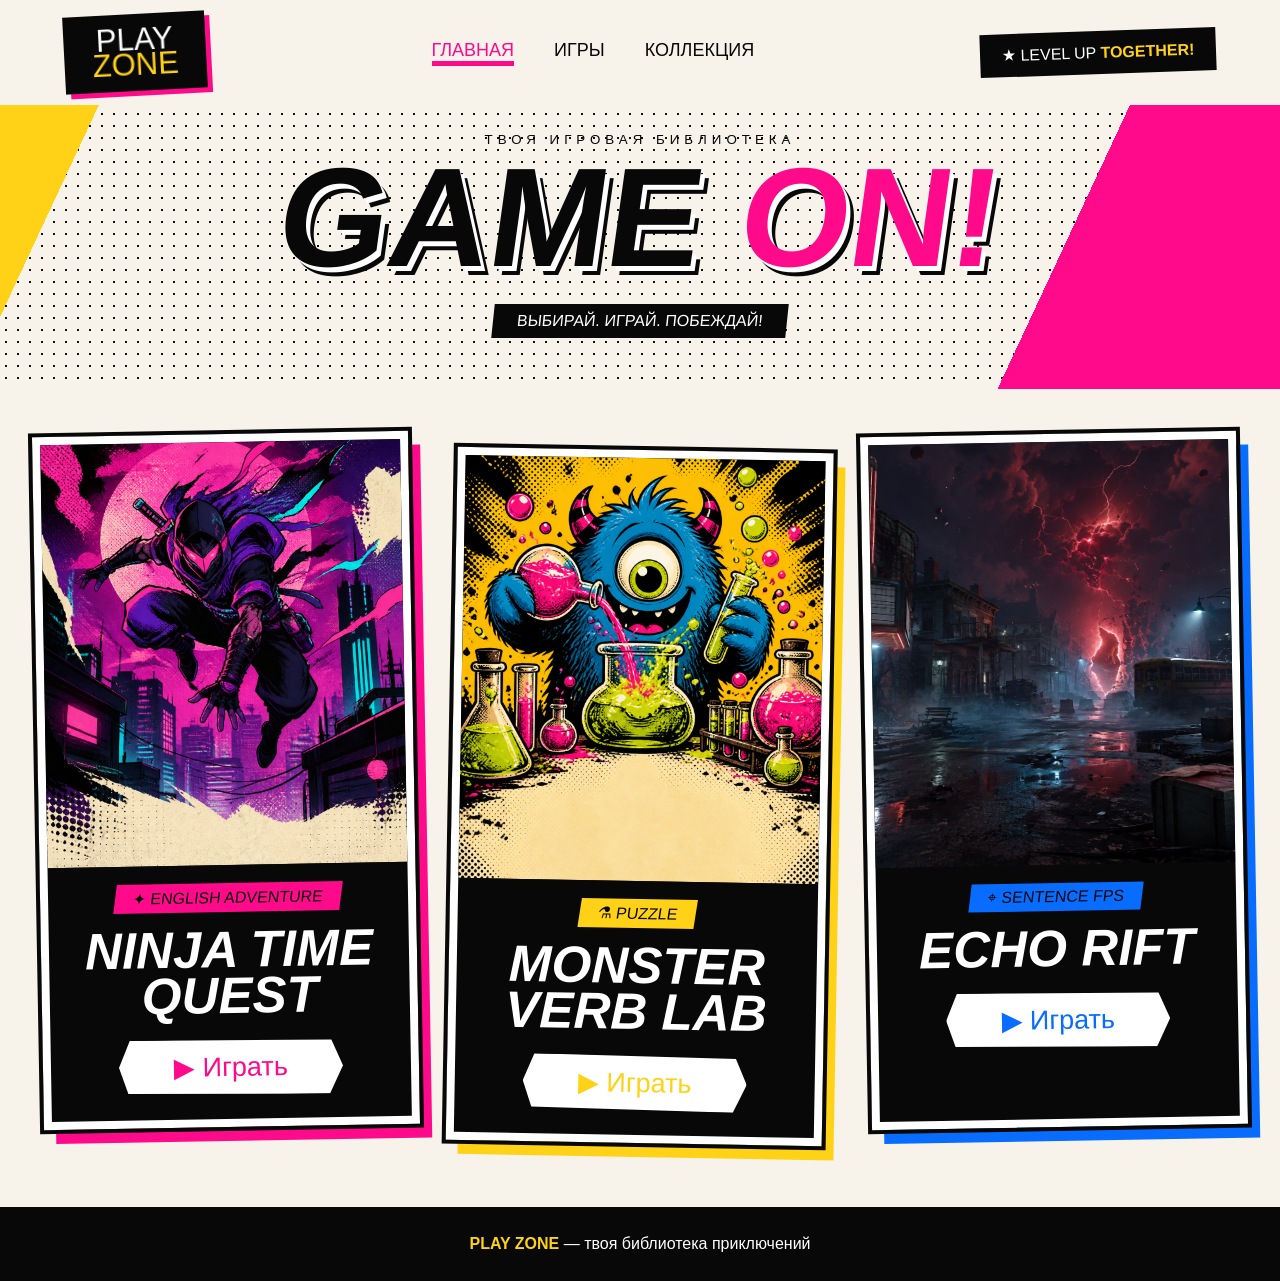
<file: index.html>
<!doctype html>
<html lang="ru">
  <head>
    <meta charset="utf-8" />
    <meta name="viewport" content="width=device-width,initial-scale=1" />
    <title>Play Zone — игровая библиотека</title>
    <style>
      :root {
        --ink: #080808;
        --paper: #f7f3ea;
        --pink: #ff0a8a;
        --yellow: #ffd218;
        --blue: #086cff;
      }
      * {
        box-sizing: border-box;
      }
      html {
        scroll-behavior: smooth;
      }
      body {
        margin: 0;
        background: var(--paper);
        color: var(--ink);
        font-family: Impact, "Arial Narrow", Arial, sans-serif;
        background-image: radial-gradient(#111 1px, transparent 1px);
        background-size: 12px 12px;
      }
      button {
        font: inherit;
        cursor: pointer;
      }
      .top {
        height: 105px;
        padding: 0 5vw;
        background: #f7f3ea;
        display: flex;
        align-items: center;
        justify-content: space-between;
      }
      .logo {
        background: #080808;
        color: #fff;
        padding: 13px 28px;
        transform: rotate(-3deg);
        font-size: 31px;
        line-height: 0.82;
        text-align: center;
        filter: drop-shadow(5px 5px 0 #ff0a8a);
      }
      .logo span {
        display: block;
        color: var(--yellow);
      }
      nav {
        display: flex;
        gap: 40px;
        text-transform: uppercase;
      }
      nav a {
        color: #080808;
        text-decoration: none;
        font-size: 18px;
      }
      nav a:first-child {
        color: var(--pink);
        border-bottom: 5px solid;
      }
      .badge {
        background: #080808;
        color: white;
        padding: 12px 22px;
        transform: rotate(-2deg);
      }
      .badge b {
        color: var(--yellow);
      }
      .hero {
        text-align: center;
        padding: 25px 15px 35px;
        overflow: hidden;
        background: linear-gradient(
          115deg,
          var(--yellow) 0 7%,
          transparent 7% 80%,
          var(--pink) 80%
        );
      }
      .hero small {
        letter-spacing: 5px;
      }
      .hero h1 {
        font-size: clamp(80px, 11vw, 155px);
        line-height: 0.85;
        margin: 10px 0;
        transform: skew(-8deg);
        text-shadow:
          5px 5px #fff,
          9px 9px #080808;
      }
      .hero h1 span {
        color: var(--pink);
      }
      .hero p {
        display: inline-block;
        background: #080808;
        color: #fff;
        padding: 8px 24px;
        transform: skew(-6deg);
        text-transform: uppercase;
      }
      .cards {
        max-width: 1350px;
        margin: auto;
        background: var(--paper);
        display: grid;
        grid-template-columns: repeat(3, 1fr);
        gap: 38px;
        padding: 45px 38px 80px;
      }
      .card {
        --accent: #ff0a8a;
        background: #080808;
        border: 8px solid white;
        outline: 4px solid #080808;
        box-shadow: 12px 14px var(--accent);
        transform: rotate(-1deg);
        transition: 0.2s;
      }
      .card:nth-child(2) {
        --accent: #ffd218;
        transform: rotate(1deg) translateY(16px);
      }
      .card:nth-child(3) {
        --accent: #086cff;
      }
      .card:hover {
        transform: translateY(-8px);
        box-shadow: 16px 20px var(--accent);
      }
      .cover {
        display: block;
        border: 0;
        padding: 0;
        width: 100%;
        aspect-ratio: 4/4.7;
        overflow: hidden;
        background: #ddd;
      }
      .cover img {
        width: 100%;
        height: 100%;
        object-fit: cover;
        display: block;
        transition: 0.3s;
      }
      .card:hover img {
        transform: scale(1.04);
      }
      .copy {
        text-align: center;
        padding: 18px 20px 24px;
        color: white;
      }
      .genre {
        display: inline-block;
        margin: 0;
        background: var(--accent);
        color: #080808;
        padding: 5px 18px;
        text-transform: uppercase;
        transform: skew(-8deg);
      }
      h2 {
        font-size: clamp(36px, 4vw, 58px);
        font-style: italic;
        text-transform: uppercase;
        line-height: 0.9;
        margin: 15px 0 20px;
      }
      .play {
        border: 0;
        background: white;
        color: var(--accent);
        font-size: 27px;
        padding: 12px 38px;
        min-width: 70%;
        clip-path: polygon(5% 0, 95% 4%, 100% 50%, 94% 100%, 4% 95%, 0 48%);
      }
      .play:hover {
        background: var(--accent);
        color: #080808;
      }
      .modal {
        position: fixed;
        z-index: 10;
        inset: 0;
        background: #090909;
        display: none;
        flex-direction: column;
      }
      .modal.open {
        display: flex;
      }
      .bar {
        height: 70px;
        background: var(--paper);
        border-bottom: 7px solid var(--pink);
        display: flex;
        align-items: center;
        justify-content: space-between;
        padding: 0 25px;
        font-size: 28px;
        text-transform: uppercase;
      }
      .bar button {
        width: 45px;
        height: 45px;
        border: 0;
        background: #080808;
        color: white;
        font-size: 34px;
      }
      .game {
        position: relative;
        flex: 1;
        overflow: hidden;
        color: white;
        display: none;
        align-items: center;
        justify-content: center;
        flex-direction: column;
      }
      .game.on {
        display: flex;
      }
      .hud {
        position: absolute;
        top: 25px;
        left: 30px;
        font-size: 24px;
      }
      .hud b {
        color: var(--yellow);
        font-size: 35px;
      }
      .ninja {
        background: linear-gradient(#371052 0 55%, #090412 55%);
      }
      .road {
        position: absolute;
        left: 10%;
        right: 10%;
        bottom: 0;
        height: 45%;
        clip-path: polygon(30% 0, 70% 0, 100% 100%, 0 100%);
        background: repeating-linear-gradient(
          90deg,
          #111 0 48%,
          #ff0a8a 49% 51%,
          #111 52%
        );
      }
      #runner {
        position: absolute;
        bottom: 28%;
        font-size: 75px;
        z-index: 2;
        transition: 0.15s;
      }
      .controls {
        position: absolute;
        z-index: 3;
        bottom: 25px;
        display: flex;
        gap: 12px;
      }
      .controls button,
      .gas {
        border: 4px solid white;
        background: var(--pink);
        color: white;
        padding: 10px 28px;
        font-size: 22px;
        box-shadow: 5px 5px #080808;
      }
      .controls .start {
        background: var(--yellow);
        color: #080808;
      }
      .star {
        position: absolute;
        color: var(--yellow);
        font-size: 42px;
        animation: fall 2s linear infinite;
      }
      @keyframes fall {
        from {
          top: 22%;
        }
        to {
          top: 75%;
          transform: scale(2);
        }
      }
      .mix {
        background: radial-gradient(circle at 50% 35%, #2844a4, #110c36 65%);
      }
      .monster {
        font-size: 150px;
      }
      .mix p {
        font-size: 28px;
        text-transform: uppercase;
        margin: 5px;
      }
      .target {
        display: flex;
        align-items: center;
        gap: 10px;
      }
      .target i {
        width: 32px;
        height: 32px;
        border-radius: 50%;
        border: 4px solid white;
      }
      .bottles {
        display: flex;
        gap: 25px;
        margin-top: 20px;
      }
      .bottles button {
        font-size: 70px;
        width: 105px;
        height: 115px;
        border: 4px solid white;
        background: #111;
      }
      .race {
        background: linear-gradient(#0969cc 0 58%, #1b1b1b 58%);
      }
      .track {
        position: absolute;
        left: 5%;
        right: 5%;
        bottom: 22%;
        height: 170px;
        background: repeating-linear-gradient(
          90deg,
          #333 0 50px,
          #222 50px 100px
        );
        border-block: 14px solid white;
      }
      .car {
        position: absolute;
        left: 1%;
        bottom: 26px;
        font-size: 70px;
        transition: left 0.2s;
      }
      .finish {
        position: absolute;
        right: 2%;
        font-size: 75px;
      }
      .speed {
        text-align: center;
        margin-top: -120px;
        z-index: 2;
      }
      .speed b {
        display: block;
        color: var(--yellow);
        font-size: 100px;
        line-height: 1;
        text-shadow: 5px 5px #080808;
      }
      .gas {
        position: absolute;
        bottom: 28px;
        background: var(--blue);
        z-index: 3;
      }
      .win {
        position: absolute;
        z-index: 5;
        color: var(--yellow);
        font-size: 65px;
        text-shadow: 5px 5px #080808;
        display: none;
      }
      footer {
        background: #080808;
        color: white;
        padding: 28px;
        text-align: center;
      }
      footer b {
        color: var(--yellow);
      }
      @media (max-width: 850px) {
        nav,
        .badge {
          display: none;
        }
        .top {
          height: 85px;
        }
        .logo {
          font-size: 24px;
        }
        .hero h1 {
          font-size: 78px;
        }
        .cards {
          grid-template-columns: 1fr;
          max-width: 560px;
          padding: 28px 28px 70px;
          gap: 50px;
        }
        .card:nth-child(2) {
          transform: rotate(1deg);
        }
        .bottles {
          gap: 8px;
        }
        .bottles button {
          width: 82px;
          height: 92px;
          font-size: 52px;
        }
        .monster {
          font-size: 110px;
        }
        .bar {
          font-size: 20px;
        }
      }
    </style>
  </head>
  <body>
    <header class="top">
      <div class="logo">PLAY<span>ZONE</span></div>
      <nav>
        <a href="#">Главная</a><a href="#games">Игры</a
        ><a href="#games">Коллекция</a>
      </nav>
      <div class="badge">★ LEVEL UP <b>TOGETHER!</b></div>
    </header>
    <section class="hero">
      <small>ТВОЯ ИГРОВАЯ БИБЛИОТЕКА</small>
      <h1>GAME <span>ON!</span></h1>
      <p>ВЫБИРАЙ. ИГРАЙ. ПОБЕЖДАЙ!</p>
    </section>
    <section class="cards" id="games">
      <article class="card">
        <button
          class="cover"
          onclick="location.href='public/ninja-time-quest.html'"
        >
          <img src="public/shadow-dash.png" alt="Ninja Time Quest" />
        </button>
        <div class="copy">
          <p class="genre">✦ English Adventure</p>
          <h2>Ninja Time Quest</h2>
          <button
            class="play"
            onclick="location.href='public/ninja-time-quest.html'"
          >
            ▶ Играть
          </button>
        </div>
      </article>
      <article class="card">
        <button
          class="cover"
          onclick="location.href='public/monster-verb-lab.html?v=20260809-2'"
        >
          <img src="public/monster-mix.png" alt="Monster Mix" />
        </button>
        <div class="copy">
          <p class="genre">⚗ Puzzle</p>
          <h2>Monster Verb Lab</h2>
          <button
            class="play"
            onclick="location.href='public/monster-verb-lab.html?v=20260809-2'"
          >
            ▶ Играть
          </button>
        </div>
      </article>
      <article class="card">
        <button class="cover" onclick="location.href='public/echo-rift.html'">
          <img src="public/echo-rift-environment.png" alt="Echo Rift" />
        </button>
        <div class="copy">
          <p class="genre">⌖ Sentence FPS</p>
          <h2>Echo Rift</h2>
          <button class="play" onclick="location.href='public/echo-rift.html'">
            ▶ Играть
          </button>
        </div>
      </article>
    </section>
    <footer><b>PLAY ZONE</b> — твоя библиотека приключений</footer>
    <div class="modal" id="modal">
      <div class="bar">
        <b id="title">PLAY ZONE</b><button onclick="closeGame()">×</button>
      </div>
      <section class="game ninja" id="ninja">
        <div class="hud">ОЧКИ <b id="nscore">0</b></div>
        <div class="road"></div>
        <div id="runner">🥷</div>
        <i class="star" style="left: 24%">✦</i
        ><i class="star" style="left: 73%; animation-delay: 1s">✦</i>
        <div class="controls">
          <button onclick="move(-1)">←</button
          ><button class="start" id="runbtn" onclick="toggleRun()">СТАРТ</button
          ><button onclick="move(1)">→</button>
        </div>
      </section>
      <section class="game mix" id="mix">
        <div class="hud">СМЕСИ <b id="mscore">0</b></div>
        <div class="monster">👾</div>
        <p id="msg">Смешай нужный цвет!</p>
        <div class="target">ЦЕЛЬ <i id="target"></i></div>
        <div class="bottles">
          <button style="color: #ff0a8a" onclick="pick(0)">⚗</button
          ><button style="color: #ffd218" onclick="pick(1)">⚗</button
          ><button style="color: #086cff" onclick="pick(2)">⚗</button>
        </div>
      </section>
      <section class="game race" id="race">
        <div class="hud">ТРАССА <b id="distance">0%</b></div>
        <div class="track">
          <div class="car" id="car">🏎️</div>
          <div class="finish">▥</div>
        </div>
        <div class="speed"><b id="speed">0</b>КМ/Ч</div>
        <button
          class="gas"
          onpointerdown="gas(true)"
          onpointerup="gas(false)"
          onpointerleave="gas(false)"
        >
          ЖМИ ГАЗ!
        </button>
        <div class="win" id="win">ФИНИШ! 🏁</div>
      </section>
    </div>
    <script>
      const names = {
        ninja: "Shadow Dash",
        mix: "Monster Mix",
        race: "Turbo League",
      };
      let running = false,
        lane = 1,
        nscore = 0,
        runTimer = null;
      const colors = ["#ff0a8a", "#ffd218", "#086cff"];
      let goal = 0,
        mscore = 0,
        velocity = 0,
        dist = 0,
        raceTimer = null;
      function openGame(id) {
        document.getElementById("modal").classList.add("open");
        document.getElementById("title").textContent = names[id];
        document
          .querySelectorAll(".game")
          .forEach((x) => x.classList.remove("on"));
        document.getElementById(id).classList.add("on");
      }
      function closeGame() {
        document.getElementById("modal").classList.remove("open");
        running = false;
        clearInterval(runTimer);
        document.getElementById("runbtn").textContent = "СТАРТ";
        gas(false);
      }
      function move(d) {
        lane = Math.max(0, Math.min(2, lane + d));
        document.getElementById("runner").style.left = [22, 48, 74][lane] + "%";
      }
      function toggleRun() {
        running = !running;
        document.getElementById("runbtn").textContent = running
          ? "ПАУЗА"
          : "СТАРТ";
        clearInterval(runTimer);
        if (running)
          runTimer = setInterval(() => {
            nscore += 10;
            document.getElementById("nscore").textContent = nscore;
          }, 500);
      }
      function newGoal() {
        goal = Math.floor(Math.random() * 3);
        document.getElementById("target").style.background = colors[goal];
      }
      newGoal();
      function pick(i) {
        if (i === goal) {
          mscore++;
          document.getElementById("mscore").textContent = mscore;
          document.getElementById("msg").textContent = "БАМ! ИДЕАЛЬНАЯ СМЕСЬ!";
          newGoal();
        } else
          document.getElementById("msg").textContent =
            "УПС! ПОПРОБУЙ ДРУГОЙ ФЛАКОН";
      }
      function gas(on) {
        velocity = on ? 220 : 0;
        document.getElementById("speed").textContent = velocity;
        clearInterval(raceTimer);
        if (on)
          raceTimer = setInterval(() => {
            dist = Math.min(100, dist + 1.8);
            document.getElementById("distance").textContent =
              Math.round(dist) + "%";
            document.getElementById("car").style.left =
              Math.min(88, dist * 0.88) + "%";
            if (dist >= 100) {
              document.getElementById("win").style.display = "block";
              gas(false);
            }
          }, 100);
      }
      addEventListener("keydown", (e) => {
        if (e.key === "Escape") closeGame();
        if (e.key === "ArrowLeft") move(-1);
        if (e.key === "ArrowRight") move(1);
      });
      move(0);
    </script>
  </body>
</html>
</file>
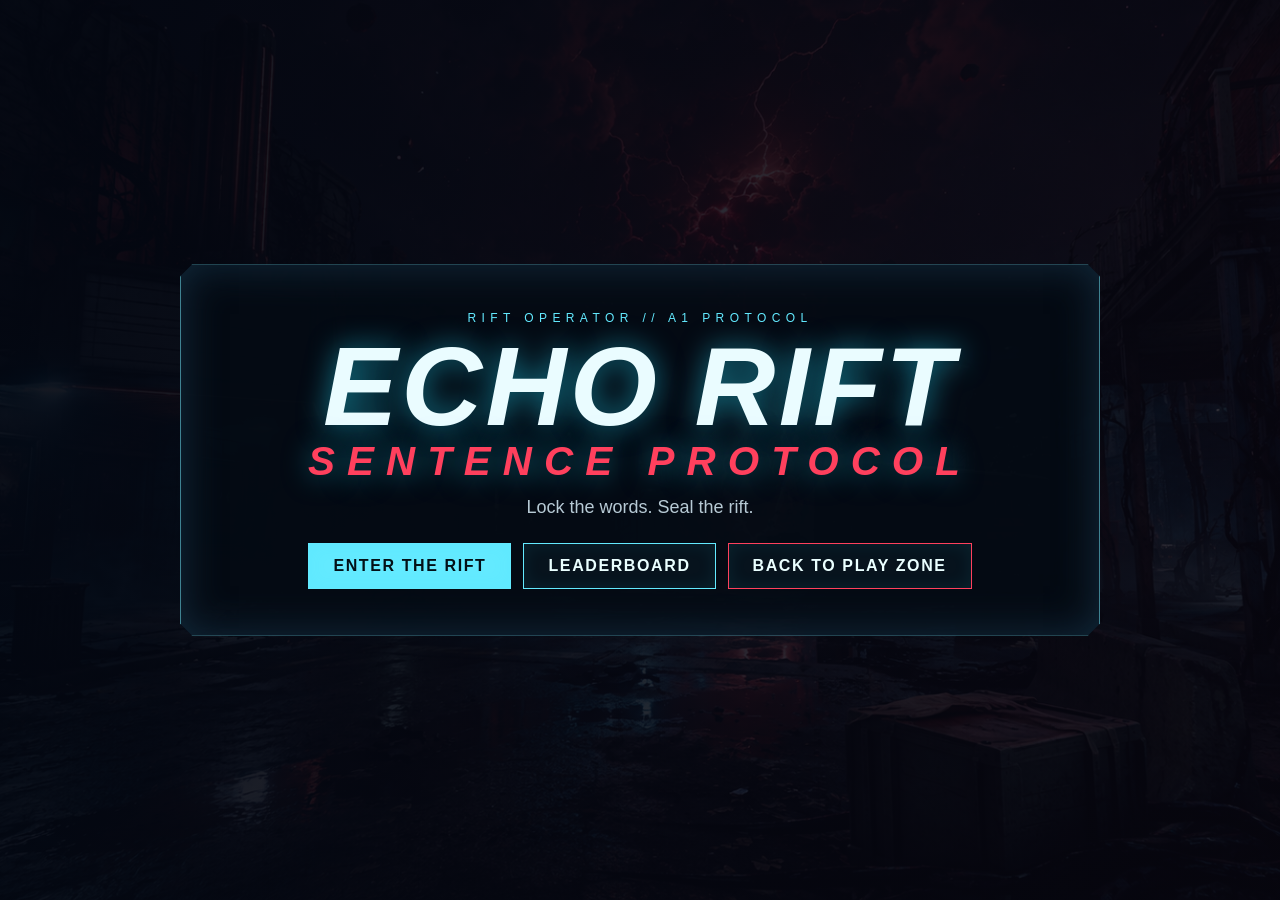
<file: public/echo-rift.html>
<!doctype html>
<html lang="en">
  <head>
    <meta charset="utf-8" />
    <meta
      name="viewport"
      content="width=device-width,initial-scale=1,maximum-scale=1,user-scalable=no"
    />
    <title>ECHO RIFT — Sentence Protocol</title>
    <style>
      :root {
        --cyan: #63eaff;
        --red: #ff405d;
        --ink: #05070c;
        --glass: #07121ddd;
      }
      * {
        box-sizing: border-box;
      }
      html,
      body {
        margin: 0;
        width: 100%;
        height: 100%;
        overflow: hidden;
        background: #020409;
        color: #eafcff;
        font-family:
          Segoe UI,
          Arial,
          sans-serif;
      }
      button,
      input {
        font: inherit;
      }
      .app {
        position: relative;
        width: 100%;
        height: 100%;
        overflow: hidden;
        background: #03060b;
      }
      .world {
        position: absolute;
        inset: -8% -11%;
        background: url("echo-rift-environment.png") center/cover;
        transition: transform 0.12s;
        filter: saturate(1.08) contrast(1.05);
      }
      .world:after {
        content: "";
        position: absolute;
        inset: 0;
        background: radial-gradient(
            circle at 50% 48%,
            transparent 0 28%,
            #02040a44 62%,
            #010207e8 100%
          ),
          linear-gradient(90deg, #00d9ff12, #ff234518);
        pointer-events: none;
      }
      .fog {
        position: absolute;
        inset: 55% -20% -15%;
        background: radial-gradient(ellipse, #a7efff20, transparent 65%);
        filter: blur(20px);
        animation: fog 10s ease-in-out infinite alternate;
        pointer-events: none;
      }
      @keyframes fog {
        to {
          transform: translateX(9%) scale(1.1);
        }
      }
      .screen {
        position: absolute;
        z-index: 30;
        inset: 0;
        display: none;
        place-items: center;
        padding: 24px;
        background:
          linear-gradient(90deg, #030711ef, #080711c9),
          url("echo-rift-environment.png") center/cover;
      }
      .screen.on {
        display: grid;
      }
      .panel {
        width: min(920px, 96vw);
        max-height: 94vh;
        overflow: auto;
        padding: clamp(20px, 4vw, 46px);
        border: 1px solid #72ebff88;
        background: #040a13e8;
        box-shadow:
          0 0 55px #20dfff25,
          inset 0 0 40px #132b3d;
        text-align: center;
        clip-path: polygon(
          0 12px,
          12px 0,
          calc(100% - 12px) 0,
          100% 12px,
          100% calc(100% - 12px),
          calc(100% - 12px) 100%,
          12px 100%,
          0 calc(100% - 12px)
        );
      }
      .eyebrow {
        letter-spacing: 0.45em;
        color: var(--cyan);
        font-size: 12px;
      }
      .logo {
        font:
          900 italic clamp(52px, 9vw, 112px) / 0.75 Impact,
          Arial Narrow,
          sans-serif;
        letter-spacing: 0.03em;
        margin: 20px 0;
        text-shadow: 0 0 28px #22dfff88;
      }
      .logo span {
        display: block;
        color: var(--red);
        font-size: 0.36em;
        letter-spacing: 0.3em;
        margin-top: 17px;
      }
      .tag {
        color: #b7cad5;
        font-size: 18px;
      }
      .actions {
        display: flex;
        gap: 12px;
        justify-content: center;
        flex-wrap: wrap;
        margin-top: 25px;
      }
      .btn {
        border: 1px solid var(--cyan);
        background: #07131d;
        color: #eaffff;
        padding: 13px 24px;
        min-width: 190px;
        letter-spacing: 0.1em;
        font-weight: 800;
        text-transform: uppercase;
        cursor: pointer;
        box-shadow: inset 0 0 18px #34eaff15;
      }
      .btn:hover,
      .btn.primary {
        background: var(--cyan);
        color: #031017;
      }
      .btn.danger {
        border-color: var(--red);
      }
      .brief {
        display: grid;
        grid-template-columns: 1.3fr 1fr;
        gap: 24px;
        text-align: left;
      }
      .brief h3 {
        color: var(--cyan);
        letter-spacing: 0.12em;
      }
      .brief li {
        margin: 9px 0;
        color: #cadbe3;
      }
      .keys {
        display: grid;
        grid-template-columns: repeat(2, 1fr);
        gap: 8px;
      }
      .key {
        border: 1px solid #557080;
        background: #07111a;
        padding: 12px;
      }
      .key b {
        color: var(--cyan);
      }
      .hud {
        position: absolute;
        z-index: 9;
        inset: 0;
        pointer-events: none;
        display: none;
      }
      .hud.on {
        display: block;
      }
      .topbar {
        position: absolute;
        top: 14px;
        left: 16px;
        right: 16px;
        display: grid;
        grid-template-columns: 185px 1fr 170px;
        gap: 14px;
      }
      .block,
      .lockbar {
        border: 1px solid #5ddfffa0;
        background: #03101bd8;
        box-shadow: inset 0 0 18px #1dcfff12;
        padding: 10px 14px;
      }
      .lockbar.complete {
        border-color: #fff;
        box-shadow:
          0 0 18px var(--cyan),
          inset 0 0 28px #2feaff66;
        animation: sentenceGlow 1s ease both;
      }
      @keyframes sentenceGlow {
        50% {
          filter: brightness(1.7);
          transform: scale(1.015);
        }
      }
      .score {
        font: 800 25px monospace;
      }
      .score small,
      .timer small {
        display: block;
        font: 11px Segoe UI;
        letter-spacing: 0.2em;
        color: #8cb3c1;
      }
      .score b {
        color: var(--cyan);
      }
      .streak {
        color: #ff8d9f;
        font-size: 13px;
      }
      .lockbar {
        text-align: center;
        min-height: 74px;
      }
      .sentence {
        display: flex;
        gap: 7px;
        justify-content: center;
        align-items: center;
        flex-wrap: wrap;
      }
      .slot {
        min-width: 52px;
        height: 29px;
        padding: 4px 9px;
        border-bottom: 2px solid #58727d;
        color: #a9c0ca;
        font-weight: 800;
      }
      .slot.locked {
        border: 1px solid var(--cyan);
        background: #133141;
        color: white;
        box-shadow: 0 0 12px #28dfff66;
      }
      .wordprog {
        font-size: 10px;
        letter-spacing: 0.2em;
        color: #8fabb7;
        margin-top: 6px;
      }
      .timer {
        text-align: right;
        font: 800 30px monospace;
      }
      .timer.warn {
        color: var(--red);
        text-shadow: 0 0 15px red;
      }
      .bottom {
        position: absolute;
        bottom: 20px;
        left: 20px;
        right: 20px;
        display: flex;
        justify-content: space-between;
        align-items: end;
      }
      .energy {
        width: 260px;
      }
      .energy label {
        font-size: 11px;
        letter-spacing: 0.2em;
      }
      .meter {
        height: 13px;
        border: 1px solid var(--cyan);
        margin-top: 6px;
      }
      .meter i {
        display: block;
        height: 100%;
        width: 100%;
        background: linear-gradient(90deg, var(--red), var(--cyan));
        transition: 0.15s;
      }
      .mission {
        font: 700 18px monospace;
      }
      .pausebtns {
        position: absolute;
        right: 18px;
        top: 110px;
        pointer-events: auto;
      }
      .iconbtn {
        border: 1px solid #61e6ff;
        background: #06131dcc;
        color: white;
        width: 44px;
        height: 42px;
        margin-left: 7px;
        cursor: pointer;
      }
      .targets {
        position: absolute;
        z-index: 5;
        inset: 100px 0 140px;
        overflow: hidden;
      }
      .carrier {
        position: absolute;
        width: 142px;
        height: 178px;
        transform: translate(-50%, -50%);
        cursor: crosshair;
        filter: drop-shadow(0 0 14px #1fdfff44);
        will-change: transform, left, top;
      }
      .creature {
        position: absolute;
        inset: 0;
        background-image: url("echo-carriers-transparent.png");
        background-size: 400% 100%;
        background-position: var(--pos) center;
        background-repeat: no-repeat;
        opacity: 1;
      }
      .plate {
        position: absolute;
        left: 50%;
        top: 48%;
        transform: translate(-50%, -50%);
        min-width: 112px;
        max-width: 155px;
        padding: 9px 10px;
        border: 2px solid #d9fbff;
        background: #b8f5ffed;
        color: #07121b;
        text-align: center;
        font-weight: 900;
        font-size: 18px;
        box-shadow:
          0 0 18px #63eaff,
          0 0 4px white;
        white-space: nowrap;
      }
      .carrier.guard .plate {
        animation: shield 3.4s infinite;
      }
      @keyframes shield {
        0%,
        65%,
        100% {
          filter: none;
        }
        72%,
        88% {
          filter: brightness(0.38);
          box-shadow: none;
        }
      }
      .carrier.hit {
        animation: dissolve 0.42s forwards;
      }
      @keyframes dissolve {
        to {
          opacity: 0;
          filter: blur(10px) brightness(3);
          transform: translate(-50%, -60%) scale(1.3);
        }
      }
      .carrier.wrong {
        animation: wrong 0.25s 2;
      }
      @keyframes wrong {
        50% {
          transform: translate(-50%, -50%) skew(8deg);
          filter: hue-rotate(120deg) drop-shadow(0 0 20px red);
        }
      }
      .crosshair {
        position: absolute;
        z-index: 12;
        left: 50%;
        top: 50%;
        width: var(--cross, 38px);
        height: var(--cross, 38px);
        transform: translate(-50%, -50%);
        pointer-events: none;
        border: 1px solid #8af3ff;
        border-radius: 50%;
        box-shadow: 0 0 12px #3ee8ff;
      }
      .crosshair:before,
      .crosshair:after {
        content: "";
        position: absolute;
        background: #cfffff;
      }
      .crosshair:before {
        left: 50%;
        top: -8px;
        width: 1px;
        height: calc(100% + 16px);
      }
      .crosshair:after {
        top: 50%;
        left: -8px;
        height: 1px;
        width: calc(100% + 16px);
      }
      .projector {
        position: absolute;
        z-index: 8;
        left: 50%;
        bottom: -21%;
        width: min(610px, 48vw);
        transform: translateX(-50%);
        filter: contrast(1.08) drop-shadow(0 0 24px #2fe7ff55);
        pointer-events: none;
        transition: 0.08s;
        clip-path: polygon(0 5%, 100% 2%, 100% 100%, 15% 100%);
      }
      .projector.fire {
        transform: translateX(-50%) translateY(18px) scale(1.015);
        filter: brightness(1.8) contrast(1.2);
      }
      .pulse {
        position: absolute;
        z-index: 11;
        width: 20px;
        height: 20px;
        border: 3px solid var(--cyan);
        border-radius: 50%;
        transform: translate(-50%, -50%);
        pointer-events: none;
        animation: pulse 0.45s forwards;
      }
      @keyframes pulse {
        to {
          width: 220px;
          height: 220px;
          opacity: 0;
        }
      }
      .toast {
        position: absolute;
        z-index: 15;
        left: 50%;
        top: 63%;
        transform: translate(-50%, -50%);
        font: 900 italic 34px Impact;
        color: var(--cyan);
        text-shadow: 0 0 12px #000;
        opacity: 0;
        pointer-events: none;
      }
      .toast.on {
        animation: toast 0.8s;
      }
      @keyframes toast {
        20%,
        65% {
          opacity: 1;
          transform: translate(-50%, -70%) scale(1.08);
        }
      }
      .redflash {
        position: absolute;
        z-index: 14;
        inset: 0;
        pointer-events: none;
        box-shadow: inset 0 0 100px transparent;
      }
      .redflash.on {
        animation: redflash 0.35s;
      }
      @keyframes redflash {
        50% {
          box-shadow: inset 0 0 110px #ff234588;
        }
      }
      .settings {
        display: grid;
        grid-template-columns: 1fr 1fr;
        gap: 14px;
        text-align: left;
      }
      .settings label {
        border: 1px solid #334e5a;
        padding: 12px;
      }
      .settings input,
      .settings select {
        width: 100%;
        margin-top: 8px;
      }
      .board {
        width: 100%;
        border-collapse: collapse;
        margin: 18px 0;
        font-size: 14px;
      }
      .board th,
      .board td {
        padding: 8px;
        border-bottom: 1px solid #294552;
      }
      .board th {
        color: var(--cyan);
      }
      .resultstats {
        display: grid;
        grid-template-columns: repeat(4, 1fr);
        gap: 10px;
      }
      .resultstats div {
        border: 1px solid #365767;
        padding: 13px;
      }
      .resultstats b {
        display: block;
        color: var(--cyan);
        font-size: 28px;
      }
      .name {
        background: #09151f;
        color: white;
        border: 1px solid var(--cyan);
        padding: 11px;
        width: 190px;
      }
      .mobile {
        display: none;
        position: absolute;
        z-index: 16;
        inset: auto 14px 18px;
        justify-content: space-between;
        pointer-events: none;
      }
      .mobile button {
        pointer-events: auto;
        border: 1px solid #7ceeff;
        background: #082233bb;
        color: white;
        border-radius: 50%;
        width: 78px;
        height: 78px;
        font-weight: 900;
      }
      .stick {
        pointer-events: auto;
        width: 105px;
        height: 105px;
        border: 1px solid #74eaff;
        border-radius: 50%;
        background: #06182588;
      }
      .countdown {
        position: absolute;
        z-index: 16;
        inset: 0;
        display: none;
        place-items: center;
        font: 900 18vw Impact;
        color: #ff405d;
        text-shadow: 0 0 35px red;
        pointer-events: none;
      }
      .countdown.on {
        display: grid;
        animation: blink 0.7s;
      }
      @media (max-width: 800px), (pointer: coarse) {
        .topbar {
          grid-template-columns: 115px 1fr 105px;
          gap: 5px;
          top: 5px;
          left: 5px;
          right: 5px;
        }
        .block,
        .lockbar {
          padding: 6px;
        }
        .score,
        .timer {
          font-size: 18px;
        }
        .slot {
          min-width: 29px;
          font-size: 11px;
          padding: 3px;
        }
        .targets {
          top: 80px;
        }
        .projector {
          width: 72vw;
        }
        .mobile {
          display: flex;
        }
        .bottom {
          bottom: 105px;
        }
        .brief {
          grid-template-columns: 1fr;
        }
        .panel {
          padding: 18px;
        }
        .resultstats {
          grid-template-columns: 1fr 1fr;
        }
        .pausebtns {
          top: 84px;
        }
        .carrier {
          width: 112px;
          height: 155px;
        }
        .plate {
          font-size: 15px;
          min-width: 86px;
        }
        .energy {
          width: 160px;
        }
      }
      @media (prefers-reduced-motion: reduce) {
        * {
          animation-duration: 0.01ms !important;
        }
      }
    </style>
  </head>
  <body>
    <main class="app" id="app">
      <div class="world" id="world"></div>
      <div class="fog"></div>
      <div class="targets" id="targets"></div>
      <img
        class="projector"
        id="projector"
        src="echo-projector-fps-transparent.png"
        alt=""
      />
      <div class="crosshair" id="crosshair"></div>
      <div class="toast" id="toast"></div>
      <div class="redflash" id="redflash"></div>
      <div class="countdown" id="countdown"></div>
      <div class="hud" id="hud">
        <div class="topbar">
          <div class="block score">
            <small>RESONANCE SCORE</small><b id="score">0</b>
            <div class="streak">STREAK <span id="streak">0</span></div>
          </div>
          <div class="lockbar">
            <div class="sentence" id="sentence"></div>
            <div class="wordprog" id="wordprog">WORD 1/6</div>
          </div>
          <div class="block timer">
            <small>RIFT COLLAPSE</small><span id="timer">02:00</span>
          </div>
        </div>
        <div class="pausebtns">
          <button class="iconbtn" onclick="toggleMute()" id="mute">♫</button
          ><button class="iconbtn" onclick="pauseGame()">Ⅱ</button>
        </div>
        <div class="bottom">
          <div class="energy">
            <label>PROJECTOR ENERGY</label>
            <div class="meter"><i id="energy"></i></div>
          </div>
          <div class="mission">
            SEALED <span id="progress">0/10 · SIGNAL 1/15</span>
          </div>
        </div>
      </div>
      <div class="mobile">
        <div class="stick" id="stick"></div>
        <button
          onpointerdown="stabilizing=true"
          onpointerup="stabilizing=false"
        >
          STABLE</button
        ><button onclick="shootAt(innerWidth/2,innerHeight/2)">PULSE</button>
      </div>
      <section class="screen on" id="start">
        <div class="panel">
          <div class="eyebrow">RIFT OPERATOR // A1 PROTOCOL</div>
          <h1 class="logo">ECHO RIFT<span>SENTENCE PROTOCOL</span></h1>
          <p class="tag">Lock the words. Seal the rift.</p>
          <div class="actions">
            <button class="btn primary" onclick="showBrief()">
              ENTER THE RIFT</button
            ><button class="btn" onclick="showBoard()">LEADERBOARD</button
            ><button class="btn danger" onclick="location.href='../index.html'">
              BACK TO PLAY ZONE
            </button>
          </div>
        </div>
      </section>
      <section class="screen" id="brief">
        <div class="panel">
          <div class="brief">
            <div>
              <div class="eyebrow">MISSION BRIEFING</div>
              <h2>THE WORD ECHOES ARE OUT OF ORDER</h2>
              <p>
                Every creature carries one word. Read all word plates, find the
                first word of the Past Simple sentence, aim and click it. Then
                shoot the second word, the third word, and continue from left to
                right until the sentence is complete. Seal 15 sentences in five
                minutes.
              </p>
              <h3>TRAINING SIGNAL</h3>
              <p>
                Example: ALPHA → BETA → GAMMA. First shoot ALPHA, then BETA,
                then GAMMA. Locked words appear in the bar at the top. A wrong
                target costs 1 point and stays on screen. Finish all 15
                sentences before time ends and your final score is doubled.
              </p>
            </div>
            <div>
              <h3>CONTROLS</h3>
              <div class="keys">
                <div class="key"><b>MOUSE</b><br />Aim & look</div>
                <div class="key"><b>LEFT CLICK</b><br />Fire pulse</div>
                <div class="key"><b>WASD</b><br />Move</div>
                <div class="key"><b>SHIFT</b><br />Dash</div>
                <div class="key"><b>SPACE</b><br />Stabilize</div>
                <div class="key"><b>ESC</b><br />Pause</div>
              </div>
            </div>
          </div>
          <div class="actions">
            <button class="btn primary" onclick="startGame()">
              START PROTOCOL</button
            ><button class="btn" onclick="openSettings('brief')">
              SETTINGS
            </button>
          </div>
        </div>
      </section>
      <section class="screen" id="pause">
        <div class="panel">
          <h2>PROTOCOL PAUSED</h2>
          <div class="actions">
            <button class="btn primary" onclick="resumeGame()">CONTINUE</button
            ><button class="btn" onclick="openSettings('pause')">
              SETTINGS</button
            ><button class="btn danger" onclick="quitGame()">
              ABORT MISSION
            </button>
          </div>
        </div>
      </section>
      <section class="screen" id="settings">
        <div class="panel">
          <h2>OPERATOR SETTINGS</h2>
          <div class="settings">
            <label
              >MOUSE SENSITIVITY<input
                id="sens"
                type="range"
                min="2"
                max="14"
                value="7" /></label
            ><label
              >AIM ASSIST<select id="assist">
                <option value="0">OFF</option>
                <option value="1">LOW</option>
              </select></label
            ><label
              >CROSSHAIR SIZE<input
                id="crosssize"
                type="range"
                min="24"
                max="58"
                value="38" /></label
            ><label
              >MUSIC VOLUME<input
                id="musicvol"
                type="range"
                min="0"
                max="100"
                value="45" /></label
            ><label
              >SFX VOLUME<input
                id="sfxvol"
                type="range"
                min="0"
                max="100"
                value="70" /></label
            ><label
              ><input id="shake" type="checkbox" checked /> CAMERA SHAKE</label
            ><label
              ><input id="reduced" type="checkbox" /> REDUCED MOTION</label
            >
          </div>
          <div class="actions">
            <button class="btn primary" onclick="closeSettings()">
              SAVE & RETURN
            </button>
          </div>
        </div>
      </section>
      <section class="screen" id="result">
        <div class="panel">
          <div class="eyebrow">MISSION REPORT</div>
          <h2 id="resultTitle">RIFT SEALED</h2>
          <div class="resultstats">
            <div><b id="rscore">0</b>SCORE</div>
            <div><b id="rclosed">0/10</b>SEALED</div>
            <div><b id="raccuracy">0%</b>ACCURACY</div>
            <div><b id="rstreak">0</b>BEST STREAK</div>
          </div>
          <p id="resultText"></p>
          <input
            class="name"
            id="name"
            maxlength="14"
            value="Operator"
            aria-label="Operator name"
          />
          <div class="actions">
            <button class="btn primary" onclick="saveAndReplay()">
              SAVE & PLAY AGAIN</button
            ><button class="btn" onclick="showBoard()">LEADERBOARD</button
            ><button class="btn danger" onclick="location.href='../index.html'">
              BACK TO PLAY ZONE
            </button>
          </div>
        </div>
      </section>
      <section class="screen" id="leaderboard">
        <div class="panel">
          <h2>RIFT OPERATORS</h2>
          <div id="board"></div>
          <button class="btn primary" onclick="showScreen('start')">
            BACK
          </button>
        </div>
      </section>
    </main>
    <script>
      const MISSION_DURATION_SECONDS = 120,
        MISSION_SENTENCE_COUNT = 15,
        MISSION_GOAL = 10,
        SPEED_BONUS_SECONDS = 8;
      const BANK = [];
      const add = (type, text) => BANK.push({ type, words: text.split(" ") });
      [
        "Mia opened the old gate yesterday",
        "We watched a film last night",
        "Leo found the hidden map yesterday",
        "They visited the museum on Sunday",
        "I played football after school",
        "She climbed the high tower yesterday",
        "The drone flew over the street",
        "We heard a strange sound outside",
        "Mia took the blue key quickly",
        "They escaped from the dark castle",
        "I gave my friend the note",
        "The guard saw a bright light",
        "She made a new plan yesterday",
        "We came home before midnight",
        "Leo bought a small radio",
        "The bus stopped near the school",
        "Mia ran across the wet road",
        "They drank water after the mission",
        "I read the secret message yesterday",
        "She left her bag on the roof",
      ].forEach((x) => add("statement", x));
      [
        "Mia didn't open the red door",
        "We didn't see the creature yesterday",
        "Leo didn't take the old map",
        "They didn't visit the castle last night",
        "I didn't hear the warning signal",
        "She didn't find the hidden key",
        "The drone didn't fly over us",
        "We didn't leave before sunrise",
        "Mia didn't drink the blue water",
        "They didn't run into the tunnel",
        "I didn't make a loud sound",
        "He didn't give me the code",
        "The guard didn't come to school",
        "She didn't buy the strange radio",
        "We didn't watch the old film",
      ].forEach((x) => add("negative", x));
      [
        "Did Mia find the secret door",
        "Did they see the red rift",
        "Did Leo take the blue map",
        "Did she open the old box",
        "Did we hear the warning bell",
        "Did the drone fly over school",
        "Did you visit the empty cinema",
        "Did Mia run across the street",
        "Did they leave before midnight",
        "Did he give you the key",
        "Did she make a new signal",
        "Did we come home yesterday",
        "Did Leo drink the green water",
        "Did the bus stop near school",
        "Did you read the hidden message",
      ].forEach((x) => add("question", x));
      BANK.length = 0;
      [
        "Ava opened the old gate yesterday",
        "We watched a funny film last night",
        "Leo found the hidden map yesterday",
        "They visited the city museum last Sunday",
        "I played football after school yesterday",
        "She climbed the high tower last week",
        "The drone flew over town yesterday",
        "We heard a strange sound last night",
        "Ava took the blue key yesterday",
        "They escaped from the castle last night",
        "I gave Ben the note yesterday",
        "The guard saw a light last night",
        "She made a new plan yesterday morning",
        "We came home late last night",
        "Leo bought a radio two days ago",
        "The bus stopped near school yesterday",
        "Ava ran across the road yesterday",
        "They drank water after class yesterday",
        "I read the secret message last night",
        "She left her bag yesterday afternoon",
      ].forEach((x) => add("statement", x));
      [
        "Ava didn't open the door yesterday",
        "We didn't see the creature last night",
        "Leo didn't take the map yesterday",
        "They didn't visit the castle last Sunday",
        "I didn't hear the bell yesterday",
        "She didn't find the key last night",
        "The drone didn't fly yesterday morning",
        "We didn't leave the town last night",
        "Ava didn't drink the water yesterday",
        "They didn't run outside last night",
        "I didn't make a sound yesterday",
        "He didn't give me the code yesterday",
        "The guard didn't come last night",
        "She didn't buy the radio yesterday",
        "We didn't watch television last night",
      ].forEach((x) => add("negative", x));
      [
        "Did Ava find the door yesterday",
        "Did they see the rift last night",
        "Did Leo take the map yesterday",
        "Did she open the box yesterday",
        "Did we hear the bell last night",
        "Did the drone fly yesterday morning",
        "Did you visit the cinema last Sunday",
        "Did Ava run outside yesterday afternoon",
        "Did they leave town last night",
        "Did he give you the key yesterday",
        "Did she make a signal last night",
        "Did we come home late yesterday",
        "Did Leo drink water two hours ago",
        "Did the bus stop here yesterday",
        "Did you read the message last night",
      ].forEach((x) => add("question", x));
      const distract = {
        opened: ["open", "opens"],
        watched: ["watch", "watches"],
        found: ["find", "finds"],
        visited: ["visit", "visits"],
        played: ["play", "plays"],
        climbed: ["climb", "climbs"],
        flew: ["fly", "flies"],
        heard: ["hear", "hears"],
        took: ["take", "takes"],
        escaped: ["escape", "escapes"],
        gave: ["give", "gives"],
        saw: ["see", "sees"],
        made: ["make", "makes"],
        came: ["come", "comes"],
        bought: ["buy", "buys"],
        stopped: ["stop", "stops"],
        ran: ["run", "runs"],
        drank: ["drink", "drinks"],
        read: ["reads", "reading"],
        left: ["leave", "leaves"],
        open: ["opened", "opens"],
        see: ["saw", "sees"],
        take: ["took", "takes"],
        visit: ["visited", "visits"],
        hear: ["heard", "hears"],
        find: ["found", "finds"],
        fly: ["flew", "flies"],
        leave: ["left", "leaves"],
        drink: ["drank", "drinks"],
        run: ["ran", "runs"],
        make: ["made", "makes"],
        give: ["gave", "gives"],
        come: ["came", "comes"],
        watch: ["watched", "watches"],
        stop: ["stopped", "stops"],
      };
      let state = "start",
        mission = [],
        mi = 0,
        sealed = 0,
        wi = 0,
        score = 0,
        streak = 0,
        bestStreak = 0,
        shots = 0,
        hits = 0,
        positionAttempt = 1,
        sentenceErrors = 0,
        sentenceStart = 0,
        timeLeft = 120,
        timerId = null,
        animId = null,
        energy = 100,
        targets = [],
        mouse = { x: innerWidth / 2, y: innerHeight / 2 },
        keys = {},
        pausedFrom = "play",
        settingsFrom = "brief",
        stabilizing = false,
        audio = null,
        musicTimer = null,
        muted = false;
      const $ = (id) => document.getElementById(id),
        shuffle = (a) => [...a].sort(() => Math.random() - 0.5);
      function showScreen(id) {
        document
          .querySelectorAll(".screen")
          .forEach((x) => x.classList.remove("on"));
        let screen = $(id);
        if (screen) screen.classList.add("on");
      }
      function showBrief() {
        showScreen("brief");
      }
      function pickMission() {
        let take = (type, n) =>
          shuffle(BANK.filter((x) => x.type === type)).slice(0, n);
        return shuffle([
          ...take("statement", 6),
          ...take("negative", 5),
          ...take("question", 4),
        ]);
      }
      function startGame() {
        initAudio();
        mission = pickMission();
        mi = wi = sealed = score = streak = bestStreak = shots = hits = 0;
        timeLeft = MISSION_DURATION_SECONDS;
        energy = 100;
        showScreen("none");
        $("hud").classList.add("on");
        state = "play";
        loadSentence();
        clearInterval(timerId);
        timerId = setInterval(tick, 1000);
        last = performance.now();
        animId = requestAnimationFrame(loop);
        startMusic();
      }
      function loadSentence() {
        if (sealed >= MISSION_GOAL) return finish(true);
        if (mi >= mission.length) return finish(false);
        wi = 0;
        positionAttempt = 1;
        sentenceErrors = 0;
        sentenceStart = performance.now();
        spawnTargets();
        renderHUD();
      }
      function spawnTargets() {
        const s = mission[mi],
          used = new Set(s.words.map((w) => w.toLowerCase())),
          extras = [];
        for (const w of s.words) {
          let d = distract[w.toLowerCase()];
          if (d) {
            for (const z of d)
              if (!used.has(z) && !extras.includes(z)) {
                extras.push(z);
                break;
              }
          }
          if (extras.length === 2) break;
        }
        const fallbacks = ["today", "goes", "seeing", "now", "opens"];
        for (const z of fallbacks)
          if (extras.length < 2 && !used.has(z)) extras.push(z);
        const words = shuffle([...s.words, ...extras.slice(0, 2)]),
          cols = words.length > 8 ? 3 : 4,
          rows = Math.ceil(words.length / cols);
        targets = words.map((word, i) => ({
          word,
          id: Math.random().toString(36).slice(2),
          x: 17 + (i % cols) * (66 / Math.max(1, cols - 1)),
          y:
            rows === 2
              ? 25 + Math.floor(i / cols) * 50
              : 18 + Math.floor(i / cols) * 32,
          phase: Math.random() * 6.28,
          speed: 0.45 + Math.random() * 0.55,
          type: i % 4,
        }));
        renderTargets();
      }
      function renderTargets() {
        $("targets").innerHTML = targets
          .map(
            (t) =>
              `<div class="carrier ${t.type === 3 ? "guard" : ""}" data-id="${t.id}" style="left:${t.x}%;top:${t.y}%;--pos:${[0, 33.333, 66.667, 100][t.type]}%"><div class="creature"></div><div class="plate">${t.word}</div></div>`,
          )
          .join("");
      }
      function shootAt(cx, cy) {
        if (state !== "play" || energy < 12) return;
        initAudio();
        energy -= 12;
        shots++;
        $("projector").classList.add("fire");
        if ($("shake").checked && !$("reduced").checked)
          $("app").animate(
            [
              { transform: "translate(0)" },
              { transform: "translate(-3px,2px)" },
              { transform: "translate(0)" },
            ],
            120,
          );
        setTimeout(() => $("projector").classList.remove("fire"), 90);
        const p = document.createElement("i");
        p.className = "pulse";
        p.style.left = cx + "px";
        p.style.top = cy + "px";
        $("app").appendChild(p);
        setTimeout(() => p.remove(), 460);
        soundPulse();
        let best = null,
          bd = 88;
        document.querySelectorAll(".carrier").forEach((el) => {
          let r = el.getBoundingClientRect(),
            d = Math.hypot(
              cx - (r.left + r.width / 2),
              cy - (r.top + r.height / 2),
            );
          if (d < bd) {
            bd = d;
            best = el;
          }
        });
        if (best) hitTarget(best);
        else {
          score--;
          positionAttempt++;
          streak = 0;
          wrongFX();
        }
        renderHUD();
      }
      function hitTarget(el) {
        let target = targets.find((t) => t.id === el.dataset.id),
          need = mission[mi].words[wi];
        if (target.word === need) {
          hits++;
          let pts =
            positionAttempt === 1
              ? 5
              : positionAttempt === 2
                ? 3
                : positionAttempt === 3
                  ? 1
                  : 0;
          score += pts;
          streak++;
          bestStreak = Math.max(bestStreak, streak);
          wi++;
          positionAttempt = 1;
          el.classList.add("hit");
          soundGood();
          toast("WORD LOCKED +" + pts);
          setTimeout(() => {
            targets = targets.filter((t) => t.id !== target.id);
            el.remove();
            renderHUD();
            if (wi >= mission[mi].words.length) completeSentence();
          }, 380);
        } else {
          score--;
          positionAttempt++;
          sentenceErrors++;
          streak = 0;
          el.classList.add("wrong");
          setTimeout(() => el.classList.remove("wrong"), 550);
          wrongFX();
          renderHUD();
          if (sentenceErrors >= 3) {
            toast("SIGNAL LOST · SENTENCE NOT COUNTED");
            sentenceErrors = -999;
            targets = [];
            renderTargets();
            mi++;
            setTimeout(loadSentence, 950);
          }
        }
      }
      function completeSentence() {
        let bonus = 0,
          label = "SENTENCE SEALED";
        if (sentenceErrors === 0) {
          bonus += 5;
          label = "PERFECT ORDER +5";
        }
        if ((performance.now() - sentenceStart) / 1000 <= SPEED_BONUS_SECONDS) {
          bonus += 10;
          label += (bonus > 10 ? " · " : "") + "RIFT SPEED +10";
        }
        score += bonus;
        toast(label);
        soundComplete();
        sealed++;
        $("sentence").parentElement.classList.add("complete");
        mi++;
        setTimeout(() => {
          $("sentence").parentElement.classList.remove("complete");
          loadSentence();
        }, 1100);
        renderHUD();
      }
      function renderHUD() {
        let s = mission[mi];
        $("score").textContent = score;
        $("streak").textContent = streak;
        $("progress").textContent =
          sealed +
          "/" +
          MISSION_GOAL +
          " · SIGNAL " +
          Math.min(mi + 1, MISSION_SENTENCE_COUNT) +
          "/" +
          MISSION_SENTENCE_COUNT;
        $("energy").style.width = energy + "%";
        if (!s) return;
        $("sentence").innerHTML =
          s.words
            .map(
              (w, i) =>
                `<span class="slot ${i < wi ? "locked" : ""}">${i < wi ? w : "_"}</span>`,
            )
            .join("") + `<span>${s.type === "question" ? "?" : "."}</span>`;
        $("wordprog").textContent =
          `${s.type.toUpperCase()} · WORD ${Math.min(wi + 1, s.words.length)}/${s.words.length}`;
      }
      function tick() {
        if (state !== "play") return;
        timeLeft--;
        let m = Math.floor(timeLeft / 60),
          s = timeLeft % 60;
        $("timer").textContent =
          `${String(m).padStart(2, "0")}:${String(s).padStart(2, "0")}`;
        $("timer").classList.toggle("warn", timeLeft <= 60);
        if (timeLeft <= 10 && timeLeft > 0) {
          $("countdown").textContent = timeLeft;
          $("countdown").classList.add("on");
          setTimeout(() => $("countdown").classList.remove("on"), 650);
          soundTick();
        }
        if (timeLeft <= 0) finish(false);
      }
      let last = 0;
      function loop(now) {
        if (state !== "play") return;
        let dt = Math.min(2, (now - last) / 16.67);
        last = now;
        energy = Math.min(100, energy + 0.34 * dt);
        let mx = (keys.d ? 1 : 0) - (keys.a ? 1 : 0),
          my = (keys.s ? 1 : 0) - (keys.w ? 1 : 0),
          dash = keys.shift ? 2.4 : 1;
        mouse.x = Math.max(0, Math.min(innerWidth, mouse.x + mx * dash * 2));
        mouse.y = Math.max(0, Math.min(innerHeight, mouse.y + my * dash * 1.4));
        if ($("assist").value === "1") {
          let near = null,
            nd = 150;
          document.querySelectorAll(".carrier").forEach((el) => {
            let r = el.getBoundingClientRect(),
              cx = r.left + r.width / 2,
              cy = r.top + r.height / 2,
              d = Math.hypot(mouse.x - cx, mouse.y - cy);
            if (d < nd) {
              nd = d;
              near = { x: cx, y: cy };
            }
          });
          if (near) {
            mouse.x += (near.x - mouse.x) * 0.025;
            mouse.y += (near.y - mouse.y) * 0.025;
          }
        }
        $("crosshair").style.left = mouse.x + "px";
        $("crosshair").style.top = mouse.y + "px";
        $("world").style.transform =
          `translate(${(innerWidth / 2 - mouse.x) * 0.021}px,${(innerHeight / 2 - mouse.y) * 0.012}px) scale(1.035)`;
        targets.forEach((t, i) => {
          let el = document.querySelector(`[data-id="${t.id}"]`);
          if (!el) return;
          let amp = $("reduced").checked ? 2 : stabilizing ? 7 : 24,
            tv = now * 0.001 * t.speed + t.phase;
          el.style.marginLeft = Math.sin(tv) * (amp + (i % 3) * 4) + "px";
          el.style.marginTop =
            Math.cos(tv * 0.8) * (amp * 0.5 + (i % 2) * 4) + "px";
        });
        renderHUD();
        animId = requestAnimationFrame(loop);
      }
      function wrongFX() {
        $("redflash").classList.add("on");
        setTimeout(() => $("redflash").classList.remove("on"), 350);
        soundWrong();
        toast("-1 SIGNAL ERROR");
      }
      function toast(t) {
        $("toast").textContent = t;
        $("toast").classList.remove("on");
        void $("toast").offsetWidth;
        $("toast").classList.add("on");
      }
      function pauseGame() {
        if (state !== "play") return;
        state = "pause";
        pausedFrom = "play";
        showScreen("pause");
        pauseAudio();
      }
      function resumeGame() {
        showScreen("none");
        state = "play";
        last = performance.now();
        resumeAudio();
        animId = requestAnimationFrame(loop);
      }
      function quitGame() {
        clearInterval(timerId);
        cancelAnimationFrame(animId);
        stopMusic();
        $("hud").classList.remove("on");
        state = "start";
        showScreen("start");
      }
      function finish(won) {
        if (state === "result") return;
        state = "result";
        clearInterval(timerId);
        cancelAnimationFrame(animId);
        stopMusic();
        if (won) score *= 2;
        $("hud").classList.remove("on");
        $("resultTitle").textContent = won ? "RIFT SEALED" : "RIFT COLLAPSED";
        $("rscore").textContent = score;
        $("rclosed").textContent = sealed + "/" + MISSION_GOAL;
        $("raccuracy").textContent =
          (shots ? Math.round((hits / shots) * 100) : 0) + "%";
        $("rstreak").textContent = bestStreak;
        $("resultText").textContent = won
          ? "Ten sentence fractures are stable. Early completion doubled your final score."
          : "Time expired. Every completed sentence remains sealed.";
        $("name").value = localStorage.getItem("echo-name") || "Operator";
        showScreen("result");
        if (won) {
          initAudio();
          [523, 659, 784].forEach((n, i) => tone(n, 0.8, 0.1, i * 0.15));
        }
      }
      function saveScore() {
        let name = ($("name").value.trim() || "Operator").slice(0, 14),
          list = JSON.parse(localStorage.getItem("echo-board") || "[]");
        localStorage.setItem("echo-name", name);
        list.push({
          name,
          score,
          closed: sealed,
          accuracy: shots ? Math.round((hits / shots) * 100) : 0,
          streak: bestStreak,
          date: new Date().toLocaleDateString(),
        });
        list.sort((a, b) => b.score - a.score);
        localStorage.setItem("echo-board", JSON.stringify(list.slice(0, 10)));
      }
      function saveAndReplay() {
        saveScore();
        showBrief();
      }
      function showBoard() {
        let list = JSON.parse(localStorage.getItem("echo-board") || "[]");
        $("board").innerHTML =
          `<table class="board"><tr><th>#</th><th>OPERATOR</th><th>SCORE</th><th>SEALED</th><th>ACCURACY</th><th>STREAK</th><th>DATE</th></tr>${list.map((r, i) => `<tr><td>${i + 1}</td><td>${r.name}</td><td>${r.score}</td><td>${r.closed}/10</td><td>${r.accuracy}%</td><td>${r.streak}</td><td>${r.date}</td></tr>`).join("") || '<tr><td colspan="7">NO SIGNALS RECORDED</td></tr>'}</table>`;
        showScreen("leaderboard");
      }
      function openSettings(from) {
        settingsFrom = from;
        showScreen("settings");
      }
      function closeSettings() {
        localStorage.setItem(
          "echo-settings",
          JSON.stringify({
            sens: $("sens").value,
            assist: $("assist").value,
            cross: $("crosssize").value,
            music: $("musicvol").value,
            sfx: $("sfxvol").value,
            shake: $("shake").checked,
            reduced: $("reduced").checked,
          }),
        );
        document.documentElement.style.setProperty(
          "--cross",
          $("crosssize").value + "px",
        );
        showScreen(settingsFrom);
      }
      function loadSettings() {
        let s = JSON.parse(localStorage.getItem("echo-settings") || "{}");
        for (const [k, v] of Object.entries(s)) {
          let el = $(
            k === "cross"
              ? "crosssize"
              : k === "music"
                ? "musicvol"
                : k === "sfx"
                  ? "sfxvol"
                  : k,
          );
          if (el) typeof v === "boolean" ? (el.checked = v) : (el.value = v);
        }
        document.documentElement.style.setProperty(
          "--cross",
          $("crosssize").value + "px",
        );
      }
      function initAudio() {
        if (audio) return;
        audio = new (AudioContext || webkitAudioContext)();
      }
      function tone(f, d = 0.2, v = 0.06, delay = 0, type = "sine") {
        if (muted) return;
        initAudio();
        let o = audio.createOscillator(),
          g = audio.createGain(),
          at = audio.currentTime + delay;
        o.type = type;
        o.frequency.setValueAtTime(f, at);
        g.gain.setValueAtTime(0.001, at);
        g.gain.exponentialRampToValueAtTime(
          v * ($("sfxvol").value / 100),
          at + 0.03,
        );
        g.gain.exponentialRampToValueAtTime(0.001, at + d);
        o.connect(g).connect(audio.destination);
        o.start(at);
        o.stop(at + d + 0.03);
      }
      function soundPulse() {
        tone(125, 0.22, 0.11, 0, "sawtooth");
        tone(680, 0.14, 0.05, 0.02);
      }
      function soundGood() {
        tone(520, 0.25, 0.07);
        tone(780, 0.35, 0.05, 0.08);
      }
      function soundWrong() {
        tone(105, 0.3, 0.09, 0, "triangle");
      }
      function soundComplete() {
        [330, 440, 660].forEach((n, i) => tone(n, 0.65, 0.06, i * 0.1));
      }
      function soundTick() {
        tone(180, 0.12, 0.05);
      }
      function startMusic() {
        if (muted) return;
        initAudio();
        let beat = 0;
        musicTimer = setInterval(() => {
          if (state !== "play") return;
          let vol = 0.028 * ($("musicvol").value / 100),
            root = [55, 65.4, 73.4, 49][Math.floor(beat / 4) % 4];
          tone(root, 1.8, vol, 0, "triangle");
          if (beat % 2 === 0) tone(root * 4, 1.1, vol * 0.7, 0.12, "sine");
          if (streak >= 3 || timeLeft <= 60)
            tone(root * 2, 0.16, vol * 0.8, 0.2, "square");
          beat++;
        }, 580);
      }
      function stopMusic() {
        clearInterval(musicTimer);
        musicTimer = null;
      }
      function pauseAudio() {
        if (audio) audio.suspend();
      }
      function resumeAudio() {
        if (audio) audio.resume();
      }
      function toggleMute() {
        muted = !muted;
        $("mute").textContent = muted ? "×" : "♫";
        if (muted) stopMusic();
        else if (state === "play") startMusic();
      }
      addEventListener("pointermove", (e) => {
        if (state === "play") {
          let sens = $("sens").value / 7;
          mouse.x += (e.clientX - mouse.x) * Math.min(0.42, 0.18 * sens);
          mouse.y += (e.clientY - mouse.y) * Math.min(0.42, 0.18 * sens);
        }
      });
      $("targets").addEventListener("pointerdown", (e) => {
        if (e.button === 0) shootAt(e.clientX, e.clientY);
      });
      addEventListener("keydown", (e) => {
        keys[e.key.toLowerCase()] = true;
        if (e.code === "Space") {
          e.preventDefault();
          stabilizing = true;
        }
        if (e.key === "Escape")
          state === "play" ? pauseGame() : state === "pause" ? resumeGame() : 0;
      });
      addEventListener("keyup", (e) => {
        keys[e.key.toLowerCase()] = false;
        if (e.code === "Space") stabilizing = false;
      });
      addEventListener("resize", () => {
        mouse = { x: innerWidth / 2, y: innerHeight / 2 };
      });
      loadSettings();
    </script>
  </body>
</html>
</file>
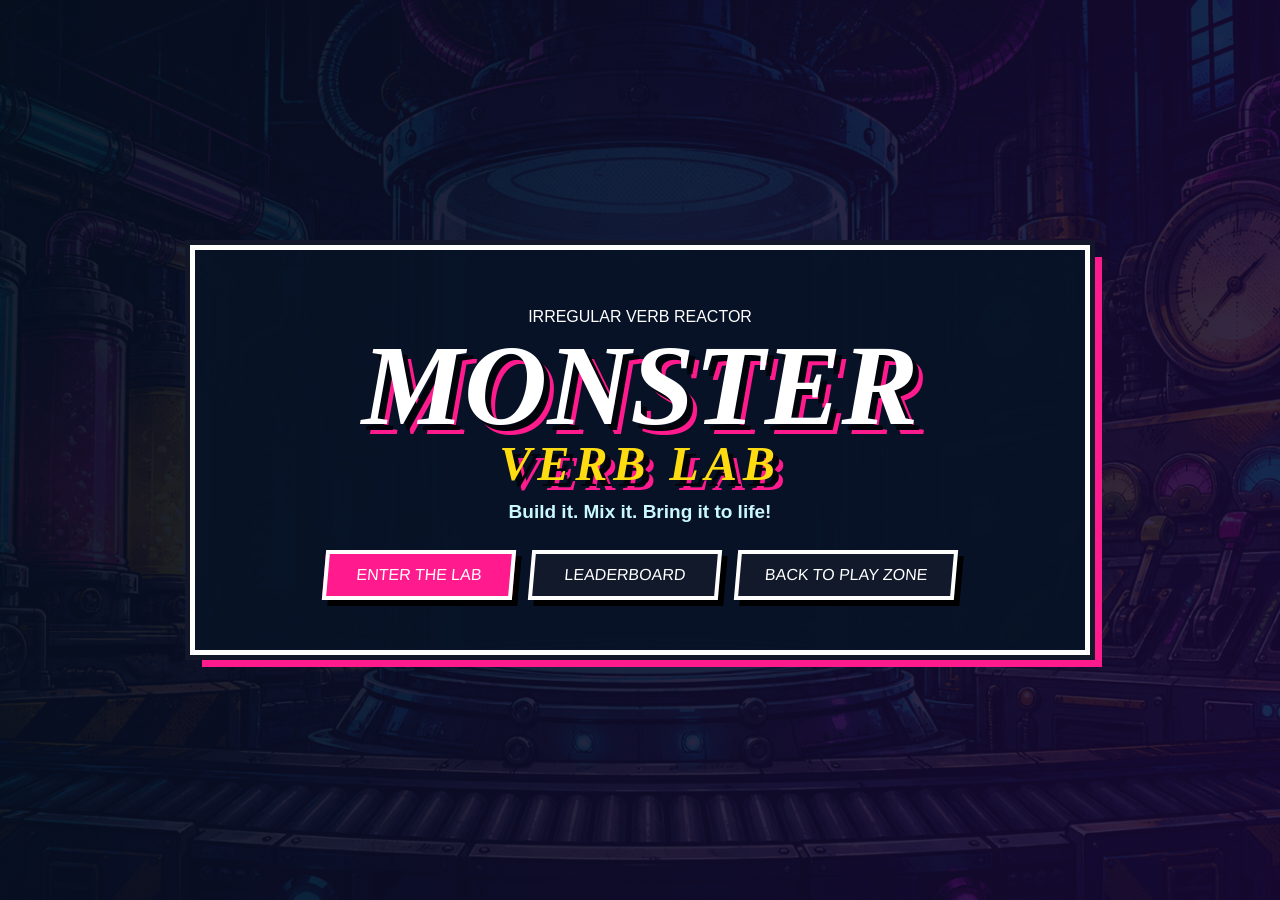
<file: public/monster-verb-lab.html>
<!doctype html>
<html lang="en">
  <head>
    <meta charset="utf-8" />
    <meta
      name="viewport"
      content="width=device-width,initial-scale=1,maximum-scale=1,user-scalable=no"
    />
    <title>Monster Verb Lab</title>
    <style>
      :root {
        --cyan: #28e7ff;
        --pink: #ff1b8d;
        --yellow: #ffdb12;
        --lime: #a9f928;
        --ink: #07101c;
      }
      * {
        box-sizing: border-box;
      }
      html,
      body {
        margin: 0;
        width: 100%;
        height: 100%;
        overflow: hidden;
        background: #050817;
        color: white;
        font-family: Impact, "Arial Narrow", Arial, sans-serif;
      }
      button,
      input {
        font: inherit;
      }
      .lab {
        position: relative;
        width: 100%;
        height: 100%;
        overflow: hidden;
        background: url("monster-lab-background.png") center/cover;
      }
      .lab:after {
        content: "";
        position: absolute;
        inset: 0;
        background: linear-gradient(#02081755, transparent 30%, #03051266);
        pointer-events: none;
      }
      .screen {
        position: absolute;
        z-index: 30;
        inset: 0;
        display: none;
        place-items: center;
        padding: 20px;
        background:
          linear-gradient(100deg, #051020ed, #190936dd),
          url("monster-lab-background.png") center/cover;
      }
      .screen.on {
        display: grid;
      }
      .panel {
        width: min(900px, 96vw);
        max-height: 94vh;
        overflow: auto;
        text-align: center;
        background: #071326ef;
        border: 5px solid #fff;
        outline: 5px solid #12182a;
        padding: clamp(18px, 4vw, 42px);
        box-shadow: 12px 12px var(--pink);
      }
      h1 {
        font: italic 900 clamp(55px, 9vw, 118px) / 0.75 Impact;
        margin: 15px;
        text-shadow:
          6px 6px #02040c,
          10px 10px var(--pink);
      }
      h1 span {
        display: block;
        color: var(--yellow);
        font-size: 0.42em;
        letter-spacing: 0.12em;
        margin-top: 18px;
      }
      h2 {
        font-size: 42px;
        margin: 8px;
      }
      .tag {
        font: 700 19px Arial;
        color: #c9f9ff;
      }
      .btn {
        border: 4px solid white;
        background: #11192b;
        color: white;
        padding: 12px 25px;
        margin: 8px;
        min-width: 190px;
        cursor: pointer;
        transform: skew(-5deg);
        box-shadow: 6px 6px #000;
      }
      .btn.primary {
        background: var(--pink);
      }
      .btn.yellow {
        background: var(--yellow);
        color: #111;
      }
      .btn:hover {
        filter: brightness(1.25);
      }
      .brief {
        display: grid;
        grid-template-columns: 1.2fr 1fr;
        gap: 20px;
        text-align: left;
        font-family: Arial;
      }
      .brief b {
        color: var(--yellow);
      }
      .hud {
        position: absolute;
        z-index: 10;
        left: 0;
        right: 0;
        top: 0;
        height: 82px;
        background: #050916e8;
        border-bottom: 4px solid var(--cyan);
        display: none;
        align-items: center;
        gap: 23px;
        padding: 8px 18px;
      }
      .hud.on {
        display: flex;
      }
      .shields {
        font-size: 28px;
        color: var(--cyan);
      }
      .stat small {
        display: block;
        color: #8ceeff;
        font: 11px Arial;
        letter-spacing: 0.15em;
      }
      .stat b {
        font-size: 27px;
        color: var(--yellow);
      }
      .timer {
        margin-left: auto;
        font: 32px monospace;
        color: var(--cyan);
      }
      .hud button {
        width: 43px;
        height: 42px;
        border: 2px solid white;
        background: #10182a;
        color: white;
      }
      .order {
        position: absolute;
        z-index: 9;
        top: 94px;
        left: 50%;
        transform: translateX(-50%);
        width: min(640px, 62vw);
        background: #06162de8;
        border: 3px solid #30e8ff;
        padding: 10px;
        text-align: center;
        box-shadow: 0 0 25px #22dfff55;
      }
      .order small {
        color: #73eaff;
      }
      .order b {
        font:
          900 30px Arial,
          sans-serif;
        letter-spacing: 0.12em;
      }
      .slots {
        display: flex;
        justify-content: center;
        gap: 5px;
        margin-top: 8px;
      }
      .slot {
        width: 42px;
        height: 43px;
        border: 2px solid #78efff;
        background: #0e2237;
        color: #fff;
        font:
          900 24px Arial,
          sans-serif;
        cursor: pointer;
      }
      .slot.filled {
        background: #144e63;
      }
      .reactor {
        position: absolute;
        z-index: 4;
        left: 50%;
        top: 47%;
        transform: translate(-50%, -50%);
        width: 31vw;
        height: 48vh;
        border-radius: 46%;
        overflow: hidden;
        pointer-events: none;
      }
      .liquid {
        position: absolute;
        left: 0;
        right: 0;
        bottom: -15%;
        height: 50%;
        background: linear-gradient(#fff9, var(--liquid, var(--yellow)));
        border-radius: 45% 45% 0 0;
        filter: drop-shadow(0 0 20px var(--liquid, var(--yellow)));
        transition: 1s;
      }
      .liquid:before {
        content: "";
        position: absolute;
        inset: -15px 0;
        background: radial-gradient(
            circle at 20% 20%,
            #fff 0 4px,
            transparent 5px
          ),
          radial-gradient(circle at 70% 40%, #fff9 0 7px, transparent 8px);
        background-size: 80px 90px;
        animation: bubble 2.4s linear infinite;
      }
      @keyframes bubble {
        to {
          transform: translateY(-90px);
        }
      }
      .reactor.shake {
        animation: shake 0.16s infinite;
      }
      .monster {
        position: absolute;
        z-index: 6;
        left: 50%;
        top: 43%;
        width: 210px;
        height: 230px;
        transform: translate(-50%, -50%);
        background: url("monster-collection.png");
        background-size: 400% 200%;
        background-position: var(--monster-pos, 0% 0%);
        opacity: 0;
        transition: 0.5s;
        filter: drop-shadow(0 0 15px #fff7);
      }
      .monster.show {
        opacity: 1;
        animation: pop 0.55s;
      }
      .monster.glitch {
        background-position: 33.333% 0%;
        animation: glitch 0.25s infinite;
      }
      .zog {
        position: absolute;
        z-index: 8;
        right: 4%;
        bottom: 11%;
        width: 230px;
        height: 300px;
        background: url("monster-lab-sprites.png");
        background-size: 400% 200%;
        background-position: 0 0;
        filter: drop-shadow(8px 8px #0008);
        animation: bob 2.1s ease-in-out infinite;
      }
      .zog.worry {
        background-position: 33.333% 0;
      }
      .flasks {
        position: absolute;
        z-index: 7;
        left: 2%;
        top: 25%;
        display: flex;
        gap: 2px;
      }
      .booster {
        border: 0;
        background: none;
        color: #fff;
        cursor: pointer;
        position: relative;
        width: 120px;
        padding: 0;
      }
      .booster small {
        display: block;
        background: #061323dd;
        border: 2px solid #fff;
        padding: 5px;
        font:
          800 11px Arial,
          sans-serif;
      }
      .booster.used {
        animation: boosterGone 0.65s forwards;
        pointer-events: none;
      }
      @keyframes boosterGone {
        50% {
          filter: brightness(2);
          transform: scale(1.2) rotate(8deg);
        }
        to {
          opacity: 0;
          transform: translateY(-80px) scale(0.2);
        }
      }
      .flask {
        display: block;
        width: 120px;
        height: 160px;
        background: url("monster-lab-sprites.png");
        background-size: 400% 200%;
        animation: bob 2s ease-in-out infinite;
      }
      .booster:nth-child(1) .flask {
        background-position: 0 100%;
      }
      .booster:nth-child(2) .flask {
        background-position: 33.333% 100%;
        animation-delay: 0.3s;
      }
      .booster:nth-child(3) .flask {
        background-position: 66.667% 100%;
        animation-delay: 0.6s;
      }
      @keyframes bob {
        50% {
          transform: translateY(-8px) rotate(1deg);
        }
      }
      @keyframes pop {
        from {
          transform: translate(-50%, -50%) scale(0.1) rotate(-20deg);
        }
      }
      @keyframes glitch {
        50% {
          transform: translate(-48%, -50%) skew(5deg);
          filter: hue-rotate(70deg);
        }
      }
      @keyframes shake {
        50% {
          transform: translate(-49%, -50%) rotate(0.6deg);
        }
      }
      .controls {
        position: absolute;
        z-index: 8;
        right: 2%;
        top: 23%;
        width: 220px;
        background: #071426e8;
        border: 3px solid #fff;
        padding: 11px;
      }
      .gauge {
        margin: 8px 0;
        text-align: left;
        font-size: 12px;
      }
      .gauge input {
        width: 100%;
        accent-color: var(--pink);
      }
      .stability {
        height: 15px;
        border: 2px solid white;
        background: #172236;
      }
      .stability i {
        display: block;
        height: 100%;
        width: 75%;
        background: linear-gradient(90deg, #ff334f, #ffdb12, #70ef78);
      }
      .phasebtn {
        width: 100%;
        padding: 11px;
        background: var(--pink);
        color: white;
        border: 3px solid white;
        margin-top: 8px;
        cursor: pointer;
      }
      .controls.wrong-ready .phasebtn:last-child {
        animation: clearPulse .75s infinite alternate;
      }
      @keyframes clearPulse {
        to { box-shadow: 0 0 22px #ff1b8d, inset 0 0 12px #fff8; transform:scale(1.025); }
      }
      .conveyor {
        position: absolute;
        z-index: 9;
        left: 6%;
        right: 6%;
        bottom: 3%;
        height: 116px;
        border: 5px solid #1b2333;
        background: repeating-linear-gradient(
          100deg,
          #222b3a 0 42px,
          #111827 43px 78px
        );
        overflow: hidden;
        box-shadow: inset 0 0 25px #000;
      }
      .capsules {
        display: flex;
        position: absolute;
        left: 0;
        top: 15px;
        gap: 14px;
        animation: belt 13s linear infinite;
      }
      .capsule {
        min-width: 67px;
        height: 70px;
        border-radius: 35px;
        border: 4px solid white;
        background: radial-gradient(
          circle at 30% 20%,
          white,
          var(--cyan) 35%,
          #087289
        );
        color: #07101c;
        font:
          900 25px Arial,
          sans-serif;
        cursor: pointer;
        box-shadow: 0 0 15px var(--cyan);
        flex: none;
      }
      .capsule:nth-child(3n) {
        background: radial-gradient(
          circle at 30% 20%,
          white,
          var(--pink) 35%,
          #8e0c55
        );
      }
      .capsule:nth-child(3n + 1) {
        background: radial-gradient(
          circle at 30% 20%,
          white,
          var(--yellow) 35%,
          #a57200
        );
      }
      @keyframes belt {
        to {
          transform: translateX(-38%);
        }
      }
      .claw {
        position: absolute;
        z-index: 10;
        width: 145px;
        height: 165px;
        left: 46%;
        bottom: 103px;
        background: url("monster-lab-sprites.png");
        background-size: 400% 200%;
        background-position: 100% 100%;
        pointer-events: none;
        transition:
          left 0.28s ease,
          bottom 0.28s ease,
          transform 0.18s;
      }
      .claw.grab {
        transform: translateY(18px) scale(0.92);
      }
      .collection-strip {
        position: absolute;
        z-index: 12;
        left: 50%;
        top: 5px;
        transform: translateX(-50%);
        display: flex;
        align-items: center;
        gap: 3px;
        background: #061323cc;
        border: 2px solid var(--cyan);
        padding: 3px 8px;
      }
      .collection-strip::before {
        content: "MONSTERS " attr(data-count) "/8";
        color: #fff;
        white-space: nowrap;
        font: 13px Arial, sans-serif;
        font-weight: 900;
        margin-right: 5px;
      }
      .collect-slot {
        width: 27px;
        height: 27px;
        background-image: url("monster-collection.png");
        background-size: 400% 200%;
        background-position: var(--pos);
        filter: brightness(0);
        opacity: 0.35;
        border: 1px dashed #9beeff;
      }
      .collect-slot.got {
        filter: none;
        opacity: 1;
        animation: slotPop 0.6s;
      }
      @keyframes slotPop {
        50% {
          transform: scale(1.35);
          filter: brightness(1.8);
        }
      }
      .room-grid {
        display: grid;
        grid-template-columns: repeat(4, 1fr);
        gap: 12px;
        margin: 18px 0;
        text-align: left;
      }
      .dossier {
        background: #fff9e9;
        color: #111;
        border: 4px solid #111;
        padding: 10px;
        font:
          14px/1.35 Arial,
          sans-serif;
        min-height: 220px;
      }
      .dossier .portrait {
        width: 112px;
        height: 112px;
        margin: 0 auto 5px;
        background-image: url("monster-collection.png");
        background-size: 400% 200%;
        background-position: var(--pos);
        background-repeat: no-repeat;
        filter: brightness(0);
        opacity: 0.25;
      }
      .dossier.got .portrait {
        filter: none;
        opacity: 1;
      }
      .monster.glitch {
        background: url("glitch-monster.png") center / contain no-repeat;
      }
      .booster { position: relative; }
      .booster small {
        position: absolute;
        left: 50%; top: 53%; transform: translate(-50%,-50%);
        width: 72px; padding: 3px 2px; border: 2px solid #fff;
        background: #07101ee6; color: #fff; font: 700 10px/1.05 Arial,sans-serif;
        text-shadow: 1px 1px #000; pointer-events:none;
      }
      .dossier h3 {
        margin: 3px 0;
        color: #c4116c;
      }
      .dossier b {
        color: #09748b;
      }
      .rule-cards {
        display: grid;
        grid-template-columns: repeat(3, 1fr);
        gap: 9px;
        margin-top: 12px;
      }
      @media (max-width: 850px), (max-height: 760px) {
        .order { top: 62px; width: min(68vw,560px); }
        .order b { font-size: clamp(22px,4vw,34px); }
        .collection-strip { top: 5px; left: 50%; }
        .collection-strip::before { font-size:10px; }
        .collect-slot { width:22px; height:22px; }
        .controls { top: 172px; right: 5px; width: 155px; }
        .phasebtn { font-size: 13px; padding: 9px 4px; }
        .zog { display:none; }
        .room-grid { grid-template-columns:repeat(2,1fr); }
      }
      @media (max-width: 520px) {
        .room-grid { grid-template-columns:1fr; }
        .flasks { transform:scale(.72); transform-origin:top left; }
        .order { left:54%; width:72vw; }
        .collection-strip .collect-slot { display:none; }
      }
      .rule-card {
        border: 3px solid #fff;
        background: #101b31;
        padding: 10px;
        text-align: center;
        font-family: Arial;
      }
      .rule-card strong {
        display: block;
        color: var(--yellow);
        font-size: 17px;
      }
      .rule-card span {
        display: block;
        margin-top: 6px;
        font-size: 13px;
      }
      .comicfx {
        position: absolute;
        z-index: 18;
        left: 50%;
        top: 48%;
        transform: translate(-50%, -50%) rotate(-8deg);
        font-size: 75px;
        color: var(--yellow);
        text-shadow: 6px 6px #000;
        opacity: 0;
        pointer-events: none;
      }
      .comicfx.on {
        animation: fx 0.8s;
      }
      @keyframes fx {
        20%,
        70% {
          opacity: 1;
          transform: translate(-50%, -65%) rotate(-8deg) scale(1.15);
        }
      }
      .modal {
        position: absolute;
        z-index: 20;
        inset: 0;
        display: none;
        place-items: center;
        background: #030713bb;
      }
      .modal.on {
        display: grid;
      }
      .resultbox {
        background: #fff9e9;
        color: #111;
        border: 6px solid #111;
        padding: 25px;
        text-align: center;
        max-width: 620px;
        box-shadow: 12px 12px var(--pink);
      }
      .mixing {
        display: none;
        position: absolute;
        z-index: 15;
        inset: 85px 0 0;
        background: #06101a22;
        pointer-events: none;
      }
      .mixing.on {
        display: block;
      }
      .mixing .controls {
        pointer-events: auto;
      }
      .audio-panel {
        display: grid;
        grid-template-columns: 90px 1fr 45px;
        gap: 8px;
        align-items: center;
        font-family: Arial;
        margin: 12px;
      }
      .leader {
        width: 100%;
        border-collapse: collapse;
      }
      .leader td,
      .leader th {
        border-bottom: 1px solid #aaa;
        padding: 6px;
      }
      @media (max-width: 850px), (pointer: coarse) {
        .zog {
          width: 145px;
          height: 190px;
          right: 0;
        }
        .flasks {
          display: none;
        }
        .controls {
          width: 170px;
        }
        .order {
          width: 90vw;
        }
        .reactor {
          width: 52vw;
        }
        .hud {
          gap: 8px;
        }
        .stat small {
          font-size: 8px;
        }
        .stat b {
          font-size: 18px;
        }
        .conveyor {
          left: 2%;
          right: 2%;
        }
        .brief {
          grid-template-columns: 1fr;
        }
        .monster {
          width: 150px;
          height: 170px;
        }
      }
      @media (prefers-reduced-motion: reduce) {
        * {
          animation-duration: 0.01ms !important;
        }
      }
    </style>
  </head>
  <body>
    <main class="lab" id="lab">
      <div class="flasks" aria-label="One-use boosters">
        <button class="booster" onclick="useBooster('double',this)">
          <i class="flask"></i><small>×2<br>SCORE</small>
        </button>
        <button class="booster" onclick="useBooster('time',this)">
          <i class="flask"></i><small>+30<br>SECONDS</small>
        </button>
        <button class="booster" onclick="useBooster('shield',this)">
          <i class="flask"></i><small>+1<br>SHIELD</small>
        </button>
      </div>
      <div class="reactor" id="reactor"><i class="liquid" id="liquid"></i></div>
      <i class="monster" id="monster"></i><i class="zog" id="zog"></i
      ><i class="claw" id="claw"></i>
      <div
        class="collection-strip"
        id="collectionStrip"
        aria-label="Monster collection progress"
      ></div>
      <div class="comicfx" id="fx">FIZZ!</div>
      <div class="hud" id="hud">
        <div class="shields" id="shields">⬟ ⬟ ⬟</div>
        <div class="stat"><small>SCORE</small><b id="score">0</b></div>
        <div class="stat"><small>COMBO</small><b id="combo">×0</b></div>
        <div class="stat"><small>REACTION</small><b id="progress">1/8</b></div>
        <div class="timer" id="timer">02:30</div>
        <button id="sound" onclick="toggleSound()">♫</button
        ><button onclick="pauseGame()">Ⅱ</button>
      </div>
      <div class="order" id="order">
        <small>VERB ORDER — BUILD THE PAST SIMPLE FORM</small><br /><b id="verb"
          >DRINK</b
        >
        <div class="slots" id="slots"></div>
      </div>
      <div class="controls" id="controls">
        <button class="phasebtn" onclick="removeLastLetter()">REMOVE LAST</button
        ><button class="phasebtn" id="react" onclick="startReaction()">
          START REACTION</button
        ><button class="phasebtn" onclick="clearAllLetters()">
          CLEAR ALL
        </button>
      </div>
      <div class="conveyor"><div class="capsules" id="capsules"></div></div>
      <div class="mixing" id="mixing"></div>
      <section class="screen on" id="start">
        <div class="panel">
          <p>IRREGULAR VERB REACTOR</p>
          <h1>MONSTER<span>VERB LAB</span></h1>
          <p class="tag">Build it. Mix it. Bring it to life!</p>
          <button class="btn primary" onclick="showBrief()">
            ENTER THE LAB</button
          ><button class="btn" onclick="showBoard()">LEADERBOARD</button
          ><button class="btn" onclick="location.href='../index.html'">
            BACK TO PLAY ZONE
          </button>
        </div>
      </section>
      <section class="screen" id="brief">
        <div class="panel">
          <h2>LAB SAFETY BRIEFING</h2>
          <div class="brief">
            <div>
              <p><b>1. READ</b> the infinitive at the top.</p>
              <p>
                <b>2. BUILD</b> its Past Simple form. Catch moving letter
                capsules. You may fill any slot in any order.
              </p>
              <p>
                <b>3. CHECK</b> the whole word with START REACTION. The lab
                gives no hints before checking.
              </p>
              <p><b>4. CREATE</b> a monster. A right word makes one random cute monster. A wrong word makes a funny glitch monster.</p>
              <div class="rule-cards">
                <div class="rule-card">
                  <strong>REMOVE LAST</strong
                  ><span>Takes the last letter out of the word.</span>
                </div>
                <div class="rule-card">
                  <strong>START REACTION</strong
                  ><span>Checks your word and creates a monster.</span>
                </div>
                <div class="rule-card">
                  <strong>CLEAR ALL</strong
                  ><span>Returns every letter and empties all slots.</span>
                </div>
              </div>
              <p>
                A wrong word removes one shield and makes a glitch monster.
                Press <b>CLEAR ALL</b> to get a fresh word and new letter balls.
                A wrong word gives no cute monster. Three mistakes end the experiment.
              </p>
            </div>
            <div>
              <p><b>MOUSE / TOUCH</b> Catch capsules and controls</p>
              <p><b>ARROWS</b> Move claw</p>
              <p><b>SPACE</b> Grab capsule</p>
              <p><b>BACKSPACE</b> Remove last capsule</p>
              <p><b>ENTER</b> Start reaction · <b>ESC</b> Pause</p>
            </div>
          </div>
          <button class="btn primary" onclick="startGame()">
            START EXPERIMENT</button
          ><button class="btn yellow" onclick="showMonsterRoom()">
            MONSTER ROOM
          </button>
        </div>
      </section>
      <section class="screen" id="pause">
        <div class="panel">
          <h2>LAB PAUSED</h2>
          <div class="audio-panel">
            <label>MUSIC</label
            ><input
              id="musicVol"
              type="range"
              min="0"
              max="100"
              value="45"
            /><output id="musicOut">45%</output><label>SFX</label
            ><input
              id="sfxVol"
              type="range"
              min="0"
              max="100"
              value="70"
            /><output id="sfxOut">70%</output>
          </div>
          <button class="btn primary" onclick="resumeGame()">CONTINUE</button
          ><button class="btn" onclick="quitGame()">EXIT LAB</button>
        </div>
      </section>
      <section class="screen" id="finish">
        <div class="panel">
          <h2 id="finishTitle">LAB COMPLETE!</h2>
          <p class="tag" id="finishText"></p>
          <p>
            SCORE <b id="finalScore"></b> · SAMPLES <b id="samples"></b>/8 ·
            BEST COMBO <b id="bestCombo"></b>
          </p>
          <input id="name" maxlength="14" value="Scientist" /><button
            class="btn primary"
            onclick="saveReplay()"
          >
            SAVE & PLAY AGAIN</button
          ><button class="btn" onclick="location.href='../index.html'">
            BACK TO PLAY ZONE
          </button>
        </div>
      </section>
      <section class="screen" id="boardScreen">
        <div class="panel">
          <h2>LEADERBOARD</h2>
          <div id="board"></div>
          <button class="btn primary" onclick="showScreen('start')">
            BACK
          </button>
        </div>
      </section>
      <section class="screen" id="monsterRoom">
        <div class="panel">
          <h2>MONSTER ROOM</h2>
          <p class="tag">
            Meet all eight lab friends and read their little dossiers.
          </p>
          <div class="room-grid" id="roomGrid"></div>
          <button class="btn primary" onclick="showBrief()">
            BACK TO RULES
          </button>
        </div>
      </section>
      <div class="modal" id="reveal">
        <div class="resultbox">
          <h2 id="revealTitle"></h2>
          <p id="answer"></p>
          <p id="example"></p>
          <button class="btn primary" id="next" onclick="nextRound()">
            NEXT REACTION
          </button>
        </div>
      </div>
    </main>
    <script>
      const VERBS = [
        ["babysit", "babysat", "Sam babysat his little brother yesterday."],
        ["be", "was", "Alex was in the lab yesterday."],
        ["blow", "blew", "The wind blew past the lab yesterday."],
        ["get", "got", "Ava got a blue flask."],
        ["sit", "sat", "Zog sat near the reactor."],
        ["run", "ran", "The monster ran to the door."],
        ["drink", "drank", "Ben drank some juice."],
        ["sing", "sang", "Zog sang a funny song."],
        ["swim", "swam", "They swam in the lake."],
        ["give", "gave", "Leo gave me a key."],
        ["take", "took", "Ava took the pink flask."],
        ["drive", "drove", "We drove to the lab."],
        ["ride", "rode", "She rode her bike."],
        ["write", "wrote", "I wrote a short message."],
        ["speak", "spoke", "Zog spoke to the robot."],
        ["bring", "brought", "They brought a new machine."],
        ["buy", "bought", "Leo bought new goggles."],
        ["think", "thought", "Ben thought about the answer."],
        ["leave", "left", "We left the lab at six."],
        ["feel", "felt", "Zog felt very happy."],
        ["sleep", "slept", "The monster slept all night."],
        ["build", "built", "We built a small robot."],
        ["understand", "understood", "The robot understood the order."],
        ["go", "went", "We went to the lab."],
        ["break", "broke", "The monster broke the machine."],
        ["find", "found", "Leo found a secret key."],
        ["wear", "wore", "Zog wore his new goggles."],
        ["come", "came", "Nora came to the lab yesterday."],
        ["cut", "cut", "Max cut the paper yesterday."],
        ["do", "did", "I did my homework last night."],
        ["draw", "drew", "Ruby drew a monster yesterday."],
        ["dream", "dreamt", "Finn dreamt about space last night."],
        ["eat", "ate", "Lily ate an apple yesterday."],
        ["fall", "fell", "A book fell off the shelf yesterday."],
        ["fly", "flew", "A small drone flew here yesterday."],
        ["forget", "forgot", "Ollie forgot his bag yesterday."],
        ["grow", "grew", "The green plant grew last week."],
        ["have", "had", "We had a science lesson yesterday."],
        ["hear", "heard", "I heard a funny noise last night."],
        ["know", "knew", "Eva knew the answer yesterday."],
        ["learn", "learnt", "Tom learnt a new verb yesterday."],
        ["lose", "lost", "Kim lost a blue key yesterday."],
        ["make", "made", "Noah made a paper rocket yesterday."],
        ["meet", "met", "We met a robot yesterday."],
        ["put", "put", "I put the flask here yesterday."],
        ["read", "read", "Ruby read a comic last night."],
        ["say", "said", "Ben said hello yesterday."],
        ["see", "saw", "We saw a bright star last night."],
        ["send", "sent", "Dad sent a message yesterday."],
        ["spell", "spelt", "Amy spelt the word yesterday."],
        ["spend", "spent", "Leo spent an hour in the lab yesterday."],
        ["stand", "stood", "The robot stood by the door yesterday."],
        ["tell", "told", "Nina told a funny story yesterday."],
        ["throw", "threw", "Jack threw the ball yesterday."],
        ["wake up", "wokeup", "Milo woke up early yesterday."],
        ["win", "won", "Our team won the game yesterday."],
      ];
      const MONSTERS = [
        ["BUBI",2,"Hide and Seek","blueberries","make blue bubbles","Yesterday he swam in the lab pool."],
        ["PIX",4,"Dance Party","strawberry cake","make pink lights","Yesterday she sang a funny song."],
        ["SPARK",1,"Tag","bananas","light a dark room","Yesterday he flew around the lab."],
        ["GLOOP",6,"Treasure Hunt","green jelly","reach high shelves","Yesterday he found a little key."],
        ["MOMO",8,"Word Game","apple pie","read very fast","Yesterday she read a space comic."],
        ["ROCKY",12,"Building Blocks","cheese sandwiches","carry heavy boxes","Yesterday he built a small robot."],
        ["DROP",5,"Water Race","watermelon","clean glass tubes","Yesterday she drew a blue fish."],
        ["PUFF",3,"Cloud Catch","warm soup","make soft steam","Yesterday he made a tiny cloud."],
      ];
      const monsterPos = (i) =>
        `${[0, 33.333, 66.667, 100][i % 4]}% ${i < 4 ? 0 : 100}%`;
      const $ = (id) => document.getElementById(id),
        shuffle = (a) => [...a].sort(() => Math.random() - 0.5);
      let state = "start",
        rounds = [],
        round = 0,
        score = 0,
        combo = 0,
        bestCombo = 0,
        samples = 0,
        shields = 3,
        slots = [],
        caps = [],
        time = 150,
        timer = null,
        phase = "assembly",
        clawX = 46,
        monsterOrder = [],
        wrongPending = false,
        doubleNext = false,
        collected = new Set(),
        audio = null,
        bgMusic = null,
        sound = true,
        musicVolume = +(localStorage.getItem("mvl-music") ?? 45) / 100,
        sfxVolume = +(localStorage.getItem("mvl-sfx") ?? 70) / 100;
      function showScreen(id) {
        document
          .querySelectorAll(".screen")
          .forEach((x) => x.classList.remove("on"));
        let s = $(id);
        if (s) s.classList.add("on");
      }
      function showBrief() {
        showScreen("brief");
      }
      function startGame() {
        initAudio();
        rounds = shuffle(VERBS).slice(0, 16);
        monsterOrder = shuffle(MONSTERS.map((_, i) => i));
        collected = new Set();
        round = score = combo = bestCombo = samples = 0;
        shields = 3;
        doubleNext = false;
        document
          .querySelectorAll(".booster")
          .forEach((b) => b.classList.remove("used"));
        time = 150;
        state = "play";
        showScreen("none");
        $("hud").classList.add("on");
        clearInterval(timer);
        timer = setInterval(tick, 1000);
        startMusic();
        renderCollection();
        loadRound();
      }
      function loadRound() {
        if (samples >= 8 || round >= rounds.length) return finish();
        phase = "assembly";
        wrongPending = false;
        slots = [];
        $("monster").className = "monster";
        $("controls").classList.remove("wrong-ready");
        $("monster").style.setProperty("--monster-pos", monsterPos(monsterOrder[samples]));
        $("zog").className = "zog";
        $("reactor").classList.remove("shake");
        $("liquid").style.setProperty(
          "--liquid",
          ["#28e7ff", "#ff1b8d", "#ffdb12", "#a9f928"][round % 4],
        );
        $("verb").textContent = rounds[round][0].toUpperCase();
        let answer = rounds[round][1],
          letters = answer.split(""),
          extra = shuffle("qzxvbmnp".split("")).slice(
            0,
            Math.max(3, Math.ceil(answer.length / 2)),
          );
        caps = shuffle([...letters, ...extra]);
        renderSlots(answer.length);
        renderCaps();
        updateHUD();
      }
      function renderSlots(n) {
        $("slots").innerHTML = Array.from(
          { length: n },
          (_, i) =>
            `<button class="slot ${slots[i] ? "filled" : ""}" onclick="removeSlot(${i})">${slots[i] || ""}</button>`,
        ).join("");
      }
      function renderCaps() {
        $("capsules").innerHTML = [...caps, ...caps]
          .map(
            (c, i) =>
              `<button class="capsule" onclick="catchCapsule('${c}',this)">${c.toUpperCase()}</button>`,
          )
          .join("");
      }
      function catchCapsule(c, b) {
        if (phase !== "assembly" || slots.length >= rounds[round][1].length)
          return;
        phase = "grabbing";
        let r = b.getBoundingClientRect(),
          claw = $("claw");
        claw.style.left = r.left + r.width / 2 - 72 + "px";
        claw.style.bottom = innerHeight - r.bottom + 4 + "px";
        claw.classList.add("grab");
        setTimeout(() => {
          slots.push(c);
          renderSlots(rounds[round][1].length);
          b.style.visibility = "hidden";
          claw.classList.remove("grab");
          claw.style.left = clawX + "%";
          claw.style.bottom = "103px";
          phase = "assembly";
          marbleClink();
          fx("BLOOP!");
        }, 330);
      }
      function removeSlot(i) {
        if (phase !== "assembly" || !slots[i]) return;
        slots.splice(i, 1);
        renderSlots(rounds[round][1].length);
        sfx(900, 0.08);
        fx("ZAP!");
      }
      function removeLastLetter() {
        if (phase === "assembly" && slots.length) removeSlot(slots.length - 1);
        else fx("NO LETTER TO REMOVE!");
      }
      function clearAllLetters() {
        if (phase !== "assembly") return;
        if (wrongPending) {
          wrongPending = false;
          round++;
          fx("NEW WORD!");
          loadRound();
          return;
        }
        slots = [];
        renderSlots(rounds[round][1].length);
        renderCaps();
        sfx(440, .16);
        fx("SLOTS CLEARED!");
      }
      function startReaction() {
        if (phase !== "assembly" || slots.length !== rounds[round][1].length)
          return fx("FILL EVERY SLOT!");
        phase = "checking";
        $("reactor").classList.add("shake");
        sfx(130, 0.5);
        setTimeout(() => {
          let built = slots.join("");
          if (built === rounds[round][1]) completeReaction();
          else failCheck();
        }, 900);
      }
      function failCheck() {
        shields--;
        combo = 0;
        phase = "assembly";
        wrongPending = true;
        $("reactor").classList.add("shake");
        $("monster").className = "monster show glitch";
        $("zog").className = "zog worry";
        fx("REACTION UNSTABLE!");
        buzzWrong();
        if (shields <= 0) {
          phase = "failed";
          setTimeout(() => finish(), 1100);
          updateHUD();
          return;
        }
        $("controls").classList.add("wrong-ready");
        setTimeout(() => fx("PRESS CLEAR ALL FOR A NEW WORD"), 850);
        updateHUD();
      }
      function completeReaction() {
        if (phase === "checking") {
          phase = "done";
          const rewardMonster = monsterOrder[samples];
          combo++;
          bestCombo = Math.max(bestCombo, combo);
          samples++;
          let gain = 100 + combo * 20 + shields * 15;
          if (doubleNext) {
            gain *= 2;
            doubleNext = false;
            fx("×2 SCORE!");
          }
          score += gain;
          collected.add(rewardMonster);
          renderCollection();
          $("monster").className = "monster show";
          fx(combo >= 3 ? "MEGA MIX!" : "STABLE!");
          sfx(760, 0.55);
          setTimeout(() => reveal(true), 1000);
        }
        updateHUD();
      }
      function reveal(ok) {
        phase = "reveal";
        $("revealTitle").textContent = ok
          ? "REACTION SUCCESS!"
          : "REACTION FAILED";
        $("answer").innerHTML =
          `${rounds[round][0].toUpperCase()} → <b>${rounds[round][1].replace("wokeup","woke up").toUpperCase()}</b>`;
        $("example").textContent = rounds[round][2];
        $("reveal").classList.add("on");
      }
      function nextRound() {
        $("reveal").classList.remove("on");
        round++;
        loadRound();
      }
      function fx(t) {
        $("fx").textContent = t;
        $("fx").classList.remove("on");
        void $("fx").offsetWidth;
        $("fx").classList.add("on");
      }
      function updateHUD() {
        $("score").textContent = score;
        $("combo").textContent = "×" + combo;
        $("progress").textContent = samples + "/8";
        $("shields").textContent =
          "⬟ ".repeat(shields) + "⬡ ".repeat(3 - shields);
      }
      function tick() {
        if (state === "pause") return;
        time--;
        let m = Math.floor(time / 60),
          s = time % 60;
        $("timer").textContent =
          `${String(m).padStart(2, "0")}:${String(s).padStart(2, "0")}`;
        if (time <= 0) finish();
      }
      function pauseGame() {
        if (state === "pause") return;
        state = "pause";
        showScreen("pause");
        pauseMusic();
      }
      function resumeGame() {
        showScreen("none");
        state = "play";
        resumeMusic();
      }
      function quitGame() {
        clearInterval(timer);
        stopMusic();
        $("hud").classList.remove("on");
        state = "start";
        showScreen("start");
      }
      function finish() {
        clearInterval(timer);
        stopMusic();
        state = "finish";
        $("hud").classList.remove("on");
        $("finishTitle").textContent =
          samples >= 6 ? "LAB COMPLETE!" : "SHIFT OVER";
        $("finishText").textContent =
          samples + " cute monsters joined your reaction track.";
        $("finalScore").textContent = score;
        $("samples").textContent = samples;
        $("bestCombo").textContent = bestCombo;
        $("name").value = localStorage.getItem("mvl-name") || "Scientist";
        showScreen("finish");
      }
      function saveReplay() {
        let name = ($("name").value.trim() || "Scientist").slice(0, 14),
          list = JSON.parse(localStorage.getItem("mvl-board") || "[]");
        localStorage.setItem("mvl-name", name);
        list.push({ name, score, samples });
        list.sort((a, b) => b.score - a.score);
        localStorage.setItem("mvl-board", JSON.stringify(list.slice(0, 10)));
        showBrief();
      }
      function showBoard() {
        let l = JSON.parse(localStorage.getItem("mvl-board") || "[]");
        $("board").innerHTML =
          `<table class="leader"><tr><th>#</th><th>SCIENTIST</th><th>SCORE</th><th>SAMPLES</th></tr>${l.map((r, i) => `<tr><td>${i + 1}</td><td>${r.name}</td><td>${r.score}</td><td>${r.samples}</td></tr>`).join("") || '<tr><td colspan="4">NO SAMPLES YET</td></tr>'}</table>`;
        showScreen("boardScreen");
      }
      function renderCollection() {
        $("collectionStrip").dataset.count = collected.size;
        $("collectionStrip").innerHTML = MONSTERS.map(
          (m, i) =>
            `<i class="collect-slot ${collected.has(i) ? "got" : ""}" style="--pos:${monsterPos(i)}" title="${m[0]}"></i>`,
        ).join("");
        if ($("roomGrid"))
          $("roomGrid").innerHTML = MONSTERS.map(
            (m, i) =>
              `<article class="dossier got"><div class="portrait" style="--pos:${monsterPos(i)}"></div><h3>${m[0]}</h3><p><b>AGE:</b> ${m[1]}</p><p><b>FAVORITE GAME:</b> ${m[2]}</p><p><b>FAVORITE FOOD:</b> ${m[3]}</p><p><b>CAN:</b> ${m[4]}.</p><p>${m[5]}</p></article>`,
          ).join("");
      }
      function showMonsterRoom() {
        renderCollection();
        showScreen("monsterRoom");
      }
      function useBooster(type, button) {
        if (state !== "play" || button.classList.contains("used")) return;
        if (type === "double") {
          doubleNext = true;
          fx("NEXT WORD ×2!");
        }
        if (type === "time") {
          time += 30;
          fx("+30 SECONDS!");
        }
        if (type === "shield") {
          shields = Math.min(3, shields + 1);
          fx("SHIELD RESTORED!");
        }
        button.classList.add("used");
        sfx(880, 0.35);
        updateHUD();
      }
      function moveClaw(direction) {
        if (phase !== "assembly") return;
        clawX = Math.max(8, Math.min(88, clawX + direction * 5));
        $("claw").style.left = clawX + "%";
      }
      function grabNearest() {
        if (phase !== "assembly") return;
        let clawRect = $("claw").getBoundingClientRect(),
          cx = clawRect.left + clawRect.width / 2,
          best = null,
          distance = Infinity;
        document.querySelectorAll(".capsule").forEach((b) => {
          if (b.style.visibility === "hidden") return;
          let r = b.getBoundingClientRect(),
            d = Math.abs(cx - (r.left + r.width / 2));
          if (d < distance) {
            distance = d;
            best = b;
          }
        });
        if (best) best.click();
      }
      function initAudio() {
        if (audio) return;
        audio = new (AudioContext || webkitAudioContext)();
      }
      function sfx(f, d = 0.12) {
        if (!sound) return;
        initAudio();
        let o = audio.createOscillator(),
          g = audio.createGain();
        o.type = "sine";
        o.frequency.value = f;
        g.gain.setValueAtTime(0.001, audio.currentTime);
        g.gain.exponentialRampToValueAtTime(
          0.09 * sfxVolume,
          audio.currentTime + 0.03,
        );
        g.gain.exponentialRampToValueAtTime(0.001, audio.currentTime + d);
        o.connect(g).connect(audio.destination);
        o.start();
        o.stop(audio.currentTime + d + 0.03);
      }
      function marbleClink() {
        if (!sound) return;
        initAudio();
        [1320, 1770, 1490].forEach((f,i) => {
          let o=audio.createOscillator(), g=audio.createGain(), t=audio.currentTime+i*.035;
          o.type="sine"; o.frequency.setValueAtTime(f,t); o.frequency.exponentialRampToValueAtTime(f*.82,t+.11);
          g.gain.setValueAtTime(.001,t); g.gain.exponentialRampToValueAtTime(.07*sfxVolume,t+.008); g.gain.exponentialRampToValueAtTime(.001,t+.16);
          o.connect(g).connect(audio.destination); o.start(t); o.stop(t+.17);
        });
      }
      function buzzWrong() {
        if (!sound) return;
        initAudio();
        let o=audio.createOscillator(), g=audio.createGain(), t=audio.currentTime;
        o.type="sawtooth"; o.frequency.setValueAtTime(145,t); o.frequency.exponentialRampToValueAtTime(68,t+.46);
        g.gain.setValueAtTime(.001,t); g.gain.linearRampToValueAtTime(.045*sfxVolume,t+.03); g.gain.exponentialRampToValueAtTime(.001,t+.48);
        o.connect(g).connect(audio.destination); o.start(t); o.stop(t+.5);
      }
      function startMusic() {
        if (!sound || musicVolume === 0) return;
        if (!bgMusic) {
          bgMusic = new Audio("music_2.mp3?v=20260809-2");
          bgMusic.loop = true;
          bgMusic.preload = "auto";
        }
        bgMusic.volume = musicVolume;
        bgMusic.play().catch(() => {});
      }
      function stopMusic() {
        if (bgMusic) {
          bgMusic.pause();
          bgMusic.currentTime = 0;
        }
      }
      function pauseMusic() {
        if (bgMusic) bgMusic.pause();
        if (audio) audio.suspend();
      }
      function resumeMusic() {
        if (audio) audio.resume();
        startMusic();
      }
      function toggleSound() {
        sound = !sound;
        $("sound").textContent = sound ? "♫" : "×";
        if (!sound) stopMusic();
        else startMusic();
      }
      $("musicVol").oninput = (e) => {
        musicVolume = e.target.value / 100;
        localStorage.setItem("mvl-music", e.target.value);
        $("musicOut").value = e.target.value + "%";
        if (bgMusic) bgMusic.volume = musicVolume;
        if (musicVolume === 0) stopMusic();
        else if (state === "play") startMusic();
      };
      $("sfxVol").oninput = (e) => {
        sfxVolume = e.target.value / 100;
        localStorage.setItem("mvl-sfx", e.target.value);
        $("sfxOut").value = e.target.value + "%";
      };
      renderCollection();
      addEventListener("keydown", (e) => {
        if (
          [
            "ArrowLeft",
            "ArrowRight",
            "ArrowUp",
            "ArrowDown",
            "Space",
            "Backspace",
          ].includes(e.code)
        )
          e.preventDefault();
        if (e.code === "Backspace" && slots.length)
          removeSlot(slots.length - 1);
        if (e.code === "ArrowLeft") moveClaw(-1);
        if (e.code === "ArrowRight") moveClaw(1);
        if (e.code === "Space") grabNearest();
        if (e.code === "Enter") startReaction();
        if (e.code === "Escape") state === "pause" ? resumeGame() : pauseGame();
      });
    </script>
  </body>
</html>
</file>
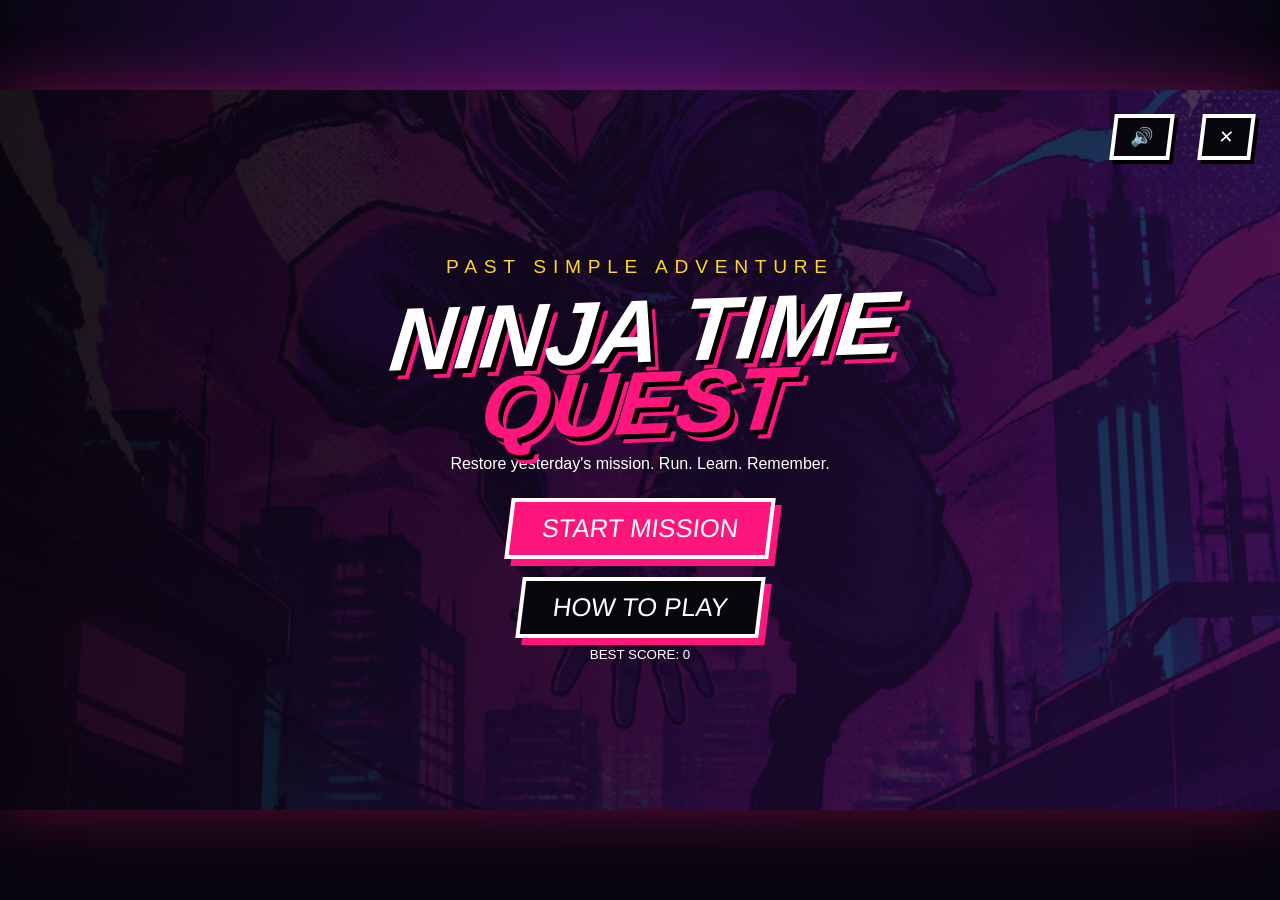
<file: public/ninja-time-quest.html>
<!doctype html>
<html lang="en">
  <head>
    <meta charset="utf-8" />
    <meta
      name="viewport"
      content="width=device-width,initial-scale=1,maximum-scale=1,user-scalable=no"
    />
    <title>Ninja Time Quest</title>
    <style>
      :root {
        --pink: #ff167d;
        --ink: #08070c;
        --paper: #fff9e9;
        --lime: #57ef9a;
      }
      * {
        box-sizing: border-box;
      }
      html,
      body {
        margin: 0;
        width: 100%;
        height: 100%;
        overflow: hidden;
        background: #080510;
        font-family: Impact, "Arial Narrow", Arial, sans-serif;
        color: #fff;
      }
      button {
        font: inherit;
        cursor: pointer;
      }
      button:focus-visible {
        outline: 5px solid #fff;
        outline-offset: 3px;
      }
      .shell {
        width: 100%;
        height: 100%;
        display: grid;
        place-items: center;
        background: radial-gradient(circle at 50% 20%, #391060, #080510 70%);
      }
      .gamebox {
        position: relative;
        width: min(100vw, 177.78vh);
        aspect-ratio: 16/9;
        max-height: 100vh;
        overflow: hidden;
        background: #160726;
        box-shadow: 0 0 60px #ff167d55;
      }
      canvas {
        width: 100%;
        height: 100%;
        display: block;
      }
      .screen {
        position: absolute;
        inset: 0;
        display: none;
        align-items: center;
        justify-content: center;
        flex-direction: column;
        text-align: center;
        padding: 5%;
        background:
          linear-gradient(100deg, #09050eee, #250c42cc),
          url("shadow-dash.png") center/cover;
      }
      .screen.on {
        display: flex;
      }
      .logo {
        font-size: clamp(45px, 7vw, 112px);
        font-style: italic;
        line-height: 0.8;
        transform: skew(-8deg) rotate(-2deg);
        text-shadow:
          5px 5px #000,
          9px 9px var(--pink);
        margin: 0;
      }
      .logo span {
        display: block;
        color: var(--pink);
      }
      .kicker {
        letter-spacing: 0.35em;
        color: #ffd72a;
        font-size: clamp(12px, 1.5vw, 24px);
        margin: 18px;
      }
      .comic {
        border: 4px solid #fff;
        background: #08070c;
        color: #fff;
        padding: 12px 30px;
        min-width: 230px;
        font-size: clamp(18px, 2vw, 31px);
        text-transform: uppercase;
        transform: skew(-7deg);
        box-shadow: 7px 7px var(--pink);
        margin: 9px;
      }
      .comic.primary {
        background: var(--pink);
      }
      .comic.small {
        min-width: 0;
        padding: 8px 15px;
        font-size: 18px;
        box-shadow: 4px 4px #000;
      }
      .top-actions {
        position: absolute;
        right: 18px;
        top: 15px;
        display: flex;
        gap: 10px;
      }
      .tutorial {
        background: #0d0719ee;
      }
      .tips {
        display: flex;
        gap: 25px;
        margin: 35px 0;
      }
      .tip {
        width: 220px;
        background: var(--paper);
        color: #111;
        border: 5px solid #111;
        outline: 3px solid white;
        padding: 25px 15px;
        transform: rotate(-2deg);
        font-family: Arial, sans-serif;
        font-weight: 900;
      }
      .tip:nth-child(2) {
        transform: rotate(2deg);
      }
      .tip i {
        display: block;
        font-style: normal;
        font-size: 55px;
      }
      .hud {
        position: absolute;
        z-index: 3;
        top: 0;
        left: 0;
        right: 0;
        height: 78px;
        background: #08070eea;
        border-bottom: 5px solid #fff;
        display: none;
        align-items: center;
        gap: 22px;
        padding: 9px 18px;
      }
      .hud.on {
        display: flex;
      }
      .hearts {
        font-size: 29px;
        letter-spacing: 3px;
        color: var(--pink);
        white-space: nowrap;
      }
      .stat {
        font-size: 18px;
        line-height: 1;
      }
      .stat b {
        font-size: 27px;
      }
      .power {
        flex: 1;
        max-width: 410px;
      }
      .power label {
        display: flex;
        justify-content: space-between;
      }
      .meter {
        height: 15px;
        border: 3px solid white;
        transform: skew(-13deg);
        background: #24152e;
      }
      .meter i {
        display: block;
        height: 100%;
        width: 0;
        background: linear-gradient(90deg, var(--pink), #ffd72a);
        transition: 0.3s;
      }
      .zone {
        color: #ffd72a;
        white-space: nowrap;
      }
      .hud button {
        margin-left: auto;
        border: 3px solid white;
        background: #111;
        color: #fff;
        width: 46px;
        height: 45px;
        font-size: 22px;
      }
      .audio-quick {
        display: grid;
        grid-template-columns: auto 72px;
        gap: 2px 6px;
        align-items: center;
        font:
          700 9px Arial,
          sans-serif;
        color: #fff;
      }
      .audio-quick input {
        width: 72px;
        height: 13px;
        accent-color: var(--pink);
      }
      .mobile {
        position: absolute;
        z-index: 3;
        bottom: 20px;
        left: 20px;
        right: 20px;
        display: none;
        justify-content: space-between;
        pointer-events: none;
      }
      .mobile button {
        pointer-events: auto;
        width: 92px;
        height: 92px;
        border-radius: 50%;
        border: 6px solid #fff;
        background: #ff167dcc;
        color: white;
        font-size: 42px;
        box-shadow: 0 0 0 5px #000;
      }
      .question {
        position: absolute;
        z-index: 5;
        left: 9%;
        right: 9%;
        bottom: 3.5%;
        display: none;
        text-align: center;
      }
      .question.on {
        display: block;
      }
      .prompt {
        background: var(--paper);
        color: #111;
        border: 5px solid #111;
        outline: 3px solid white;
        padding: 11px 25px;
        font-family: Arial, sans-serif;
        font-weight: 900;
        font-size: clamp(18px, 2vw, 31px);
        clip-path: polygon(3% 0, 97% 3%, 100% 50%, 96% 100%, 4% 97%, 0 48%);
      }
      .answers {
        display: flex;
        justify-content: center;
        gap: 20px;
        margin-top: 13px;
      }
      .answer {
        min-width: 22%;
        padding: 10px 20px;
        border: 5px solid white;
        background: #08070c;
        color: white;
        font-size: clamp(17px, 2vw, 30px);
        box-shadow: 6px 6px #000;
      }
      .answer:hover {
        background: var(--pink);
      }
      .answer.good {
        background: #079b55;
      }
      .answer.bad {
        background: #cf174c;
      }
      .feedback {
        position: absolute;
        z-index: 7;
        inset: 25% 20%;
        display: none;
        align-items: center;
        justify-content: center;
        font-size: clamp(55px, 9vw, 145px);
        font-style: italic;
        transform: rotate(-8deg);
        text-shadow: 7px 7px #000;
        pointer-events: none;
      }
      .feedback.on {
        display: flex;
        animation: pop 0.7s both;
      }
      .feedback.good {
        color: #55f3a0;
      }
      .feedback.bad {
        color: #ff335d;
      }
      @keyframes pop {
        0% {
          transform: scale(0.2) rotate(-8deg);
        }
        50% {
          transform: scale(1.2) rotate(-8deg);
        }
        100% {
          transform: scale(1) rotate(-8deg);
          opacity: 0;
        }
      }
      .pause {
        background: #08070eea;
      }
      .panel {
        background: var(--paper);
        color: #111;
        border: 7px solid #111;
        outline: 4px solid white;
        padding: 22px;
        min-width: min(590px, 92%);
        box-shadow: 14px 14px var(--pink);
      }
      .panel h2 {
        font-size: 42px;
        margin: 0 0 10px;
      }
      .audio-controls {
        display: grid;
        grid-template-columns: 100px 1fr 45px;
        gap: 9px;
        align-items: center;
        margin: 10px 15px;
        font-family: Arial, sans-serif;
        font-weight: 900;
      }
      .audio-controls input {
        accent-color: var(--pink);
        width: 100%;
        height: 26px;
      }
      .result-grid {
        display: grid;
        grid-template-columns: repeat(2, 1fr);
        gap: 10px;
        font-family: Arial, sans-serif;
        font-weight: bold;
        margin: 18px;
      }
      .report {
        font-family: Arial, sans-serif;
        font-weight: bold;
        max-width: 720px;
        background: #fff;
        color: #111;
        padding: 15px;
        border: 4px solid #111;
      }
      .zoneflash {
        position: absolute;
        z-index: 6;
        inset: 35% 15%;
        display: none;
        text-align: center;
        font-size: clamp(45px, 7vw, 100px);
        color: #ffd72a;
        text-shadow: 7px 7px #000;
        transform: rotate(-4deg);
      }
      .zoneflash.on {
        display: block;
        animation: pop 1.7s both;
      }
      @media (max-width: 800px), (pointer: coarse) {
        .mobile {
          display: flex;
        }
        .hud {
          height: 65px;
          gap: 9px;
          padding: 5px 8px;
        }
        .stat {
          font-size: 12px;
        }
        .stat b {
          font-size: 18px;
        }
        .hearts {
          font-size: 20px;
        }
        .zone {
          display: none;
        }
        .hud button {
          width: 39px;
          height: 38px;
        }
        .tips {
          gap: 7px;
        }
        .tip {
          width: 30vw;
          padding: 10px 5px;
          font-size: 12px;
        }
        .tip i {
          font-size: 35px;
        }
        .question {
          left: 2%;
          right: 2%;
          bottom: 2%;
        }
        .answers {
          gap: 5px;
        }
        .answer {
          min-width: 30%;
          padding: 8px 4px;
        }
        .power {
          max-width: 170px;
        }
        .panel {
          transform: scale(0.82);
        }
      }
      @media (prefers-reduced-motion: reduce) {
        * {
          animation-duration: 0.01ms !important;
          transition: none !important;
        }
      }
      .briefing {
        background:
          linear-gradient(100deg, #080510f2, #2d0b46e8),
          url("ninja-city-v2.png") center/cover;
      }
      .brief-wrap {
        width: min(1000px, 95%);
      }
      .story {
        min-height: 76px;
        background: #fff9e9;
        color: #111;
        border: 5px solid #111;
        outline: 3px solid #fff;
        padding: 14px 22px;
        font:
          700 clamp(15px, 1.45vw, 21px) / 1.35 Arial,
          sans-serif;
        text-align: left;
      }
      .story:after {
        content: "▌";
        color: var(--pink);
        animation: blink 0.6s infinite;
      }
      @keyframes blink {
        50% {
          opacity: 0;
        }
      }
      .difficulty {
        display: grid;
        grid-template-columns: repeat(3, 1fr);
        gap: 16px;
        margin: 18px 0;
      }
      .diff {
        border: 4px solid #fff;
        background: #100b18dd;
        color: #fff;
        padding: 13px 9px;
        box-shadow: 6px 6px #000;
        transition: 0.15s;
      }
      .diff:hover,
      .diff.selected {
        background: var(--pink);
        transform: translateY(-5px);
      }
      .diff b {
        display: block;
        font-size: 28px;
      }
      .diff span {
        display: block;
        font:
          700 14px Arial,
          sans-serif;
        margin-top: 5px;
      }
      .scroll-rack {
        position: absolute;
        z-index: 4;
        top: 84px;
        left: 50%;
        transform: translateX(-50%);
        display: none;
        gap: 5px;
        background: #08070cbb;
        border: 3px solid #fff;
        padding: 5px 10px;
      }
      .scroll-rack.on {
        display: flex;
      }
      .mini-scroll {
        width: 24px;
        height: 31px;
        border: 3px solid #6d5368;
        background: #28162d;
        border-radius: 3px;
        position: relative;
      }
      .mini-scroll:before,
      .mini-scroll:after {
        content: "";
        position: absolute;
        left: -4px;
        width: 26px;
        height: 5px;
        border-radius: 4px;
        background: #6d5368;
      }
      .mini-scroll:before {
        top: -5px;
      }
      .mini-scroll:after {
        bottom: -5px;
      }
      .mini-scroll.got {
        background: #ffe4a3;
        border-color: #ff167d;
        box-shadow: 0 0 10px #ff167d;
      }
      .mini-scroll.got:before,
      .mini-scroll.got:after {
        background: #ff167d;
      }
      .result-win {
        background:
          linear-gradient(90deg, #08051055, #080510e8),
          url("mission-success.png") center/cover;
      }
      .result-fail {
        background:
          linear-gradient(90deg, #08051055, #080510e8),
          url("mission-failed.png") center/cover;
      }
      .result-win .panel,
      .result-fail .panel {
        margin-left: auto;
        margin-right: 4%;
        max-width: 560px;
      }
      .mission-title {
        font-size: 45px !important;
      }
      .goal-note {
        color: #ffd72a;
        font:
          900 16px Arial,
          sans-serif;
      }
      @media (max-width: 800px), (pointer: coarse) {
        .difficulty {
          gap: 5px;
        }
        .diff {
          padding: 7px 3px;
        }
        .diff b {
          font-size: 20px;
        }
        .diff span {
          font-size: 10px;
        }
        .story {
          min-height: 62px;
          font-size: 12px;
        }
        .scroll-rack {
          top: 68px;
        }
        .mini-scroll {
          width: 18px;
          height: 24px;
        }
        .result-win .panel,
        .result-fail .panel {
          margin: auto;
        }
      }
      .mini-scroll {
        width: 31px;
        height: 39px;
        border: 0 !important;
        border-radius: 0;
        background: url("time-scroll-icon.png") center/contain no-repeat !important;
        filter: grayscale(1);
        opacity: 0.22;
      }
      .mini-scroll:before,
      .mini-scroll:after {
        display: none !important;
      }
      .mini-scroll.got {
        filter: none;
        opacity: 1;
        transform: scale(1.08);
        box-shadow: none !important;
      }
      .qtime {
        height: 10px;
        background: #24152e;
        border: 2px solid #fff;
        margin: 7px auto 0;
        max-width: 520px;
      }
      .qtime i {
        display: block;
        width: 100%;
        height: 100%;
        background: linear-gradient(90deg, #58ef9c, #ffd72a, #ff315d);
        transform-origin: left;
      }
      .qtime.running i {
        animation: countdown 5s linear forwards;
      }
      @keyframes countdown {
        to {
          transform: scaleX(0);
        }
      }
    </style>
  </head>
  <body>
    <div class="shell">
      <main class="gamebox" id="box">
        <canvas
          id="canvas"
          width="1280"
          height="720"
          aria-label="Ninja runner game area"
        ></canvas>
        <script>
          function noiseBurst(duration = 0.18, volume = 0.12, cutoff = 1200) {
            if (!sound) return;
            initAudio();
            let n = Math.floor(audio.sampleRate * duration),
              buf = audio.createBuffer(1, n, audio.sampleRate),
              d = buf.getChannelData(0);
            for (let i = 0; i < n; i++)
              d[i] = (Math.random() * 2 - 1) * (1 - i / n);
            let src = audio.createBufferSource(),
              f = audio.createBiquadFilter(),
              g = audio.createGain();
            src.buffer = buf;
            f.type = "lowpass";
            f.frequency.value = cutoff;
            g.gain.setValueAtTime(volume, audio.currentTime);
            g.gain.exponentialRampToValueAtTime(
              0.001,
              audio.currentTime + duration,
            );
            src.connect(f).connect(g).connect(sfxGain);
            src.start();
          }
          function crateBreakSound() {
            noiseBurst(0.28, 0.2, 950);
            voice(150, 0.28, 0.12, "triangle", "sfx");
            voice(90, 0.34, 0.1, "sine", "sfx", 0.04);
          }
          function droneSound() {
            if (!sound) return;
            voice(310, 0.85, 0.045, "sawtooth", "sfx");
            voice(185, 0.95, 0.035, "sine", "sfx", 0.06);
            voice(520, 0.35, 0.018, "sine", "sfx", 0.18);
          }
          function successSound(cmb = 1) {
            voice(660, 0.35, 0.065, "sine", "sfx");
            voice(880, 0.45, 0.05, "triangle", "sfx", 0.09);
            if (cmb > 2) voice(1100, 0.5, 0.035, "sine", "sfx", 0.18);
          }
          function errorSound() {
            voice(220, 0.32, 0.07, "triangle", "sfx");
            voice(174, 0.4, 0.045, "sine", "sfx", 0.08);
          }
        </script>
        <style>
          .briefing {
            padding: 10px 3%;
            justify-content: center;
          }
          .brief-wrap {
            width: min(1040px, 96%);
            display: flex;
            flex-direction: column;
            align-items: center;
            transform: scale(0.88);
            transform-origin: center;
          }
          .briefing .story,
          .briefing .difficulty {
            width: 100%;
          }
          .briefing .tips {
            margin: 7px 0;
            gap: 14px;
          }
          .briefing .tip {
            height: 142px;
            padding: 12px 8px;
            display: flex;
            flex-direction: column;
            justify-content: center;
          }
          .briefing .tip i {
            font-size: 38px;
          }
          .briefing .goal-note {
            margin: 6px;
          }
          .briefing .comic {
            margin: 6px;
          }
          .name-entry {
            background: #fff9e9;
            color: #111;
            border: 4px solid #111;
            padding: 7px 13px;
            font:
              900 16px Arial,
              sans-serif;
          }
          .name-entry input {
            font: 700 17px Arial;
            padding: 5px;
            border: 2px solid #111;
            width: 145px;
            margin-left: 8px;
          }
          @media (max-width: 800px), (pointer: coarse) {
            .brief-wrap {
              transform: scale(0.72);
            }
            .briefing .tip {
              height: 115px;
            }
          }
        </style>
        <script>
          addEventListener("load", () => {
            let label = document.createElement("label");
            label.className = "name-entry";
            label.innerHTML =
              'YOUR NINJA NAME <input id="briefName" maxlength="12" value="' +
              (localStorage.getItem("ntq-name") || "Mia") +
              '">';
            let begin = document.querySelector("#briefing .comic.primary");
            begin.parentNode.insertBefore(label, begin);
            label.querySelector("input").addEventListener("input", (e) => {
              let name = (e.target.value || "Ninja").slice(0, 12);
              localStorage.setItem("ntq-name", name);
              let resultName = document.getElementById("playerName");
              if (resultName) resultName.value = name;
            });
          });
        </script>
        <section class="screen on" id="start">
          <div class="top-actions">
            <button
              class="comic small"
              id="soundStart"
              aria-label="Toggle sound"
            >
              🔊</button
            ><button
              class="comic small"
              onclick="location.href='../index.html'"
            >
              ✕
            </button>
          </div>
          <p class="kicker">PAST SIMPLE ADVENTURE</p>
          <h1 class="logo">NINJA TIME<span>QUEST</span></h1>
          <p>Restore yesterday's mission. Run. Learn. Remember.</p>
          <button class="comic primary" onclick="showTutorial()">
            START MISSION</button
          ><button class="comic" onclick="showTutorial()">HOW TO PLAY</button
          ><small id="best">BEST SCORE: 0</small>
        </section>
        <section class="screen briefing" id="briefing">
          <div class="brief-wrap">
            <h2 class="logo" style="font-size: 48px">
              MISSION<span>BRIEFING</span>
            </h2>
            <div class="story" id="story" aria-live="polite"></div>
            <div class="difficulty">
              <button
                class="diff selected"
                data-level="1"
                onclick="chooseDifficulty(1)"
              >
                <b>LEVEL 1</b>ROOKIE<span>Slow speed · 10 hearts</span></button
              ><button
                class="diff"
                data-level="2"
                onclick="chooseDifficulty(2)"
              >
                <b>LEVEL 2</b>SHADOW<span>Medium speed · 5 hearts</span></button
              ><button
                class="diff"
                data-level="3"
                onclick="chooseDifficulty(3)"
              >
                <b>LEVEL 3</b>MASTER<span>Fast speed · 3 hearts</span>
              </button>
            </div>
            <div class="tips" style="margin: 10px 0">
              <div class="tip"><i>SPACE ×2</i>DOUBLE JUMP</div>
              <div class="tip"><i>↓</i>SLIDE</div>
              <div class="tip"><i>1 · 2 · 3</i>ANSWER</div>
            </div>
            <p class="goal-note">
              GOAL: EARN 10 TIME SCROLLS WITH 10 CORRECT ANSWERS · ESC = PAUSE
            </p>
            <button class="comic primary" onclick="startGame()">
              BEGIN THE RUN
            </button>
          </div>
        </section>
        <div class="hud" id="hud">
          <div class="hearts" id="hearts">♥ ♥ ♥</div>
          <div class="stat">SCORE<br /><b id="score">0</b></div>
          <div class="stat">COMBO<br /><b id="combo">×0</b></div>
          <div class="power">
            <label><span>NINJA POWER</span><b id="powerText">0%</b></label>
            <div class="meter"><i id="powerBar"></i></div>
          </div>
          <div class="zone" id="zone">CITY ROOFTOPS · 1/3</div>
          <div class="audio-quick">
            <label for="quickMusic">MUSIC</label
            ><input
              id="quickMusic"
              type="range"
              min="0"
              max="100"
              value="45"
              aria-label="Music volume"
            />
            <label for="quickSfx">SFX</label
            ><input
              id="quickSfx"
              type="range"
              min="0"
              max="100"
              value="65"
              aria-label="Effects volume"
            />
          </div>
          <button id="soundBtn" aria-label="Toggle sound">🔊</button
          ><button onclick="pauseGame()" aria-label="Pause">Ⅱ</button>
        </div>
        <div
          class="scroll-rack"
          id="scrollRack"
          aria-label="Correct Time Scrolls"
        ></div>
        <div class="question" id="question">
          <div class="prompt" id="prompt"></div>
          <div class="qtime" id="qtime"><i></i></div>
          <div class="answers" id="answers"></div>
        </div>
        <div class="feedback" id="feedback"></div>
        <div class="zoneflash" id="zoneflash"></div>
        <div class="mobile">
          <button onpointerdown="jump()" aria-label="Jump">⬆</button
          ><button
            onpointerdown="slide(true)"
            onpointerup="slide(false)"
            onpointerleave="slide(false)"
            aria-label="Slide"
          >
            ➤
          </button>
        </div>
        <section class="screen pause" id="pause">
          <div class="panel">
            <h2>MISSION PAUSED</h2>
            <div class="audio-controls">
              <label for="musicVol">🎵 MUSIC</label
              ><input
                id="musicVol"
                type="range"
                min="0"
                max="100"
                value="45"
              /><output id="musicOut">45%</output
              ><label for="sfxVol">✨ EFFECTS</label
              ><input
                id="sfxVol"
                type="range"
                min="0"
                max="100"
                value="65"
              /><output id="sfxOut">65%</output>
            </div>
            <button class="comic primary" onclick="resumeGame()">
              CONTINUE</button
            ><button class="comic" onclick="startGame()">RESTART</button
            ><button class="comic" onclick="toggleSound()" id="pauseSound">
              ALL SOUND ON</button
            ><button class="comic" onclick="exitGame()">EXIT MISSION</button>
          </div>
        </section>
        <section class="screen" id="result">
          <div class="panel">
            <h2 class="mission-title" id="resultTitle">MISSION COMPLETE!</h2>
            <div class="result-grid">
              <span>SCORE <b id="rScore"></b></span
              ><span>ACCURACY <b id="accuracy"></b></span
              ><span>BEST COMBO <b id="rCombo"></b></span
              ><span>TIME SCROLLS <b id="scrolls"></b>/10</span>
            </div>
            <div style="font-size: 42px; color: #ff167d" id="stars">★★★</div>
            <p class="report" id="report">
              Yesterday, Mia went to the castle. She climbed the wall, found a
              secret map and escaped from the guards.
            </p>
            <p id="praise">Amazing time work!</p>
            <button class="comic primary" onclick="showTutorial()">
              PLAY AGAIN</button
            ><button class="comic" onclick="location.href='../index.html'">
              BACK TO GAMES
            </button>
          </div>
        </section>
        <script>
          addEventListener("load", () => {
            document.querySelector('[data-level="1"] span').textContent =
              "Slow speed · 10 hearts";
            const baseStart = startGame;
            startGame = function () {
              baseStart();
              if (difficulty === 1) {
                maxLives = lives = 10;
                updateHud();
              }
            };
            function leaders() {
              try {
                return JSON.parse(localStorage.getItem("ntq-leaders") || "[]");
              } catch (e) {
                return [];
              }
            }
            function boardHTML() {
              let list = leaders();
              return (
                '<h2 style="margin:4px">LEADERBOARD</h2><ol style="margin:4px auto;padding-left:32px;text-align:left;font:700 16px Arial,sans-serif;max-width:410px">' +
                (list.length
                  ? list
                      .map(
                        (r) =>
                          "<li><b>" +
                          r.name +
                          "</b> — " +
                          r.score +
                          " pts · Level " +
                          r.level +
                          " · " +
                          r.scrolls +
                          "/10</li>",
                      )
                      .join("")
                  : "<li>Finish a run to set the first score!</li>") +
                "</ol>"
              );
            }
            function renderBoard() {
              document
                .querySelectorAll(".leaderboard")
                .forEach((e) => (e.innerHTML = boardHTML()));
            }
            let resultPanel = document.querySelector("#result .panel"),
              nameWrap = document.createElement("label");
            nameWrap.innerHTML =
              'NINJA NAME <input id="playerName" maxlength="12" value="' +
              (localStorage.getItem("ntq-name") || "Mia") +
              '" style="font:700 18px Arial;padding:7px;border:3px solid #111;width:150px">';
            nameWrap.style.cssText =
              "display:block;margin:5px;font-family:Arial;font-weight:900";
            let firstButton = resultPanel.querySelector("button");
            resultPanel.insertBefore(nameWrap, firstButton);
            let board = document.createElement("div");
            board.className = "leaderboard";
            board.style.cssText =
              "background:#ffffffdf;border:3px solid #111;padding:3px 10px;margin:5px 0";
            resultPanel.insertBefore(board, firstButton);
            let lb = document.createElement("section");
            lb.className = "screen";
            lb.id = "leaderboardScreen";
            lb.innerHTML =
              '<div class="panel"><div class="leaderboard"></div><button class="comic primary" onclick="showTutorial()">BACK TO MISSION</button><button class="comic" onclick="location.href=\'../index.html\'">BACK TO GAMES</button></div>';
            document.getElementById("box").appendChild(lb);
            let open = document.createElement("button");
            open.className = "comic small";
            open.textContent = "LEADERBOARD";
            open.onclick = () => showLeaderboard();
            document.querySelector("#briefing .brief-wrap").appendChild(open);
            window.showLeaderboard = function () {
              screensOff();
              renderBoard();
              lb.classList.add("on");
            };
            renderBoard();
            const baseFinish = finish;
            finish = function (w = scrolls >= 10) {
              if (state === "result") return;
              baseFinish(w);
              let name = (
                document.getElementById("playerName").value.trim() || "Ninja"
              ).slice(0, 12);
              localStorage.setItem("ntq-name", name);
              let list = leaders();
              list.push({ name, score, level: difficulty, scrolls });
              list.sort((a, b) => b.score - a.score);
              localStorage.setItem(
                "ntq-leaders",
                JSON.stringify(list.slice(0, 5)),
              );
              renderBoard();
            };
            const baseBrief = showTutorial;
            showTutorial = function () {
              baseBrief();
              renderBoard();
            };
          });
        </script>
      </main>
    </div>
    <script>
      const Q = [
        [
          "Yesterday, Mia ___ to the castle.",
          ["go", "went", "goes"],
          1,
          "go → went",
        ],
        [
          "She ___ a secret door.",
          ["find", "found", "finding"],
          1,
          "find → found",
        ],
        [
          "We ___ games after school.",
          ["played", "play", "plays"],
          0,
          "play → played",
        ],
        [
          "Leo ___ TV last night.",
          ["watch", "watched", "watches"],
          1,
          "watch → watched",
        ],
        [
          "They ___ the museum.",
          ["visit", "visited", "visiting"],
          1,
          "visit → visited",
        ],
        [
          "Mia ___ the high wall.",
          ["climb", "climbed", "climbs"],
          1,
          "climb → climbed",
        ],
        [
          "I ___ the old box.",
          ["opened", "open", "opening"],
          0,
          "open → opened",
        ],
        [
          "She ___ at the map.",
          ["looked", "look", "looks"],
          0,
          "look → looked",
        ],
        ["The ninja ___ a drone.", ["see", "saw", "seen"], 1, "see → saw"],
        ["Mia ___ the scroll.", ["took", "take", "takes"], 0, "take → took"],
        ["We ___ home at six.", ["get", "got", "gets"], 1, "get → got"],
        ["The guard ___ closer.", ["come", "came", "comes"], 1, "come → came"],
        ["She ___ a secret key.", ["had", "have", "has"], 0, "have → had"],
        ["I ___ rice yesterday.", ["ate", "eat", "eats"], 0, "eat → ate"],
        [
          "They ___ some water.",
          ["drink", "drank", "drinks"],
          1,
          "drink → drank",
        ],
        ["The ninja ___ very fast.", ["run", "ran", "runs"], 1, "run → ran"],
        ["Mia ___ a new plan.", ["make", "made", "makes"], 1, "make → made"],
        ["He ___ her the map.", ["give", "gave", "gives"], 1, "give → gave"],
        ["We ___ a blue mask.", ["buy", "bought", "buys"], 1, "buy → bought"],
        ["She ___ her friend.", ["meet", "met", "meets"], 1, "meet → met"],
        [
          "Choose the correct sentence.",
          [
            "She didn’t saw the guard.",
            "She didn’t see the guard.",
            "She not see the guard.",
          ],
          1,
          "didn’t + see",
        ],
        [
          "Choose the correct question.",
          [
            "Did Mia find the map?",
            "Did Mia found the map?",
            "Mia did find the map?",
          ],
          0,
          "Did + find",
        ],
        [
          "Yesterday, they ___ not stop.",
          ["did", "do", "were"],
          0,
          "did not stop",
        ],
        ["Did he ___ the door?", ["opened", "open", "opens"], 1, "Did + open"],
        [
          "She ___ not take the gold.",
          ["did", "does", "was"],
          0,
          "did not take",
        ],
        [
          "We ___ to the park on Sunday.",
          ["go", "went", "gone"],
          1,
          "go → went",
        ],
        [
          "The cat ___ onto the roof.",
          ["jump", "jumped", "jumps"],
          1,
          "jump → jumped",
        ],
        ["Mia ___ a red light.", ["saw", "see", "sees"], 0, "see → saw"],
        [
          "They ___ from the castle.",
          ["escaped", "escape", "escapes"],
          0,
          "escape → escaped",
        ],
        [
          "The mission ___ at midnight.",
          ["started", "start", "starts"],
          0,
          "start → started",
        ],
        [
          "I ___ my friend a note.",
          ["gave", "give", "given"],
          0,
          "give → gave",
        ],
        ["Did they ___ the key?", ["found", "find", "finds"], 1, "Did + find"],
        [
          "She ___ not drink the juice.",
          ["did", "does", "is"],
          0,
          "did not drink",
        ],
        ["We ___ a small drone.", ["made", "make", "makes"], 0, "make → made"],
        ["The guard ___ a sandwich.", ["ate", "eat", "eaten"], 0, "eat → ate"],
      ];
      const c = document.getElementById("canvas"),
        x = c.getContext("2d"),
        W = 1280,
        H = 720;
      let state = "start",
        last = 0,
        t = 0,
        speed = 7,
        player = {
          x: 170,
          y: 455,
          vy: 0,
          w: 105,
          h: 155,
          ground: 455,
          slide: false,
          jumps: 0,
        },
        objects = [],
        spawn = 0,
        qIndex = 0,
        questions = [],
        asked = 0,
        correct = 0,
        lives = 10,
        maxLives = 10,
        score = 0,
        combo = 0,
        bestCombo = 0,
        power = 0,
        scrolls = 0,
        progress = 0,
        answerLock = false,
        sound = localStorage.getItem("ntq-sound") !== "off",
        audio = null,
        pausedByBlur = false,
        difficulty = 1,
        startSpeed = 4.3,
        maxSpeed = 7,
        typeTimer = null,
        qTimer = null,
        qDeadline = 0,
        qRemaining = 5000,
        activeQ = null,
        answerSlots = [];
      const cityImg = new Image(),
        runnerSprite = new Image(),
        jumpSprite = new Image(),
        slideSprite = new Image(),
        crateSprite = new Image(),
        droneSprite = new Image(),
        scrollSprite = new Image();
      cityImg.src = "ninja-city-v2.png";
      runnerSprite.src = "ninja-runner-transparent.png";
      jumpSprite.src = "ninja-jump-transparent.png";
      slideSprite.src = "ninja-slide-transparent.png";
      crateSprite.src = "crate-obstacle.png";
      droneSprite.src = "drone-obstacle.png";
      scrollSprite.src = "time-scroll-icon.png";
      x.imageSmoothingEnabled = true;
      x.imageSmoothingQuality = "high";
      function $(id) {
        return document.getElementById(id);
      }
      function screensOff() {
        document
          .querySelectorAll(".screen")
          .forEach((e) => e.classList.remove("on"));
      }
      const storyText =
        "Last night, Mia found ten Time Scrolls in Shadow Castle. A drone stole them and mixed up every verb. Help Mia cross the city, choose the correct Past Simple forms, and rebuild her mission report before sunrise.";
      function showTutorial() {
        state = "briefing";
        stopMusic();
        $("hud").classList.remove("on");
        $("scrollRack").classList.remove("on");
        screensOff();
        $("briefing").classList.add("on");
        clearInterval(typeTimer);
        $("story").textContent = "";
        let i = 0;
        typeTimer = setInterval(() => {
          if (i < storyText.length) $("story").textContent += storyText[i++];
          else clearInterval(typeTimer);
        }, 24);
        tone(440, 0.12);
      }
      function chooseDifficulty(n) {
        difficulty = n;
        document
          .querySelectorAll(".diff")
          .forEach((b) =>
            b.classList.toggle("selected", +b.dataset.level === n),
          );
        let cfg = n === 1 ? [4.3, 7, 10] : n === 2 ? [5.8, 9.5, 5] : [7, 12, 3];
        [startSpeed, maxSpeed, maxLives] = cfg;
        lives = maxLives;
        tone(420 + n * 90, 0.1);
      }
      function buildScrollRack() {
        $("scrollRack").innerHTML = Array.from(
          { length: 10 },
          (_, i) =>
            '<i class="mini-scroll' + (i < scrolls ? " got" : "") + '"></i>',
        ).join("");
      }
      function startGame() {
        let cfg =
          difficulty === 1
            ? [4.3, 7, 10]
            : difficulty === 2
              ? [5.8, 9.5, 5]
              : [7, 12, 3];
        [startSpeed, maxSpeed, maxLives] = cfg;
        lives = maxLives;
        screensOff();
        $("hud").classList.add("on");
        $("scrollRack").classList.add("on");
        $("question").classList.remove("on");
        state = "play";
        last = performance.now();
        t = 0;
        speed = startSpeed;
        objects = [];
        player.jumps = 0;
        spawn = 70;
        qIndex = 0;
        questions = [...Q].sort(() => Math.random() - 0.5).slice(0, 20);
        asked =
          correct =
          score =
          combo =
          bestCombo =
          power =
          scrolls =
          progress =
            0;
        player.y = player.ground;
        player.vy = 0;
        buildScrollRack();
        updateHud();
        tone(600, 0.15);
        startMusic();
        requestAnimationFrame(loop);
      }
      function exitGame() {
        state = "start";
        stopMusic();
        $("hud").classList.remove("on");
        $("scrollRack").classList.remove("on");
        screensOff();
        $("start").classList.add("on");
      }
      function loop(now) {
        if (state !== "play" && state !== "question") return;
        let dt = Math.min(2, (now - last) / 16.67);
        last = now;
        t += dt;
        if (state === "play") update(dt);
        draw();
        requestAnimationFrame(loop);
      }
      function addCrate(px, py) {
        objects.push({ x: px, y: py, type: "crate", hit: false });
      }
      function spawnPattern() {
        let r = Math.random(),
          px = 1320,
          stackLimit = difficulty === 1 ? 0.74 : 0.84,
          comboLimit = difficulty === 1 ? 0.8 : 0.93;
        if (r < 0.42) {
          let heights = [472, 400, 326];
          objects.push({
            x: px,
            y: heights[Math.floor(Math.random() * heights.length)],
            type: "scroll",
            hit: false,
          });
          spawn = 260 + Math.random() * 120;
        } else if (r < 0.66) {
          addCrate(px, 526);
          spawn = 330 + Math.random() * 110;
        } else if (r < stackLimit) {
          addCrate(px, 526);
          addCrate(px, 442);
          spawn = 430 + Math.random() * 100;
        } else if (r < comboLimit) {
          addCrate(px, 526);
          addCrate(px + 205, 526);
          addCrate(px + 205, 442);
          spawn = 610 + Math.random() * 100;
        } else {
          let motion = Math.random() < 0.5 ? "vertical" : "circle";
          objects.push({
            x: px,
            y: 390,
            baseY: 390,
            type: "drone",
            motion,
            phase: Math.random() * Math.PI * 2,
            hit: false,
            sound: false,
          });
          spawn = 390 + Math.random() * 120;
        }
      }
      function update(dt) {
        progress += dt * 0.017;
        speed = Math.min(maxSpeed, startSpeed + progress / 42);
        player.vy += 1.15 * dt;
        player.y += player.vy * dt;
        if (player.y >= player.ground) {
          if (player.vy > 4) burst(player.x + 20, 620);
          player.y = player.ground;
          player.vy = 0;
          player.jumps = 0;
        }
        spawn -= speed * dt;
        if (spawn < 0) spawnPattern();
        for (const o of objects) {
          o.x -= speed * dt;
          if (o.type === "drone")
            o.y =
              o.baseY +
              Math.sin(t * 0.055 + o.phase) *
                (o.motion === "vertical" ? 78 : 54);
          let ph = player.slide ? 46 : player.h,
            py = player.slide ? player.y + 72 : player.y,
            right = player.x + player.w,
            bottom = py + ph,
            ow = o.type === "drone" ? 102 : o.type === "crate" ? 82 : 55,
            oh = o.type === "drone" ? 76 : o.type === "crate" ? 82 : 72,
            ox =
              o.x +
              (o.type === "drone" && o.motion === "circle"
                ? Math.cos(t * 0.055 + o.phase) * 38
                : 0),
            overlap =
              ox < right &&
              ox + ow > player.x &&
              bottom > o.y + 6 &&
              py < o.y + oh;
          if (o.type === "drone" && !o.sound && o.x < 1000) {
            o.sound = true;
            droneSound();
          }
          if (!o.hit && overlap && o.type === "crate") {
            if (player.vy > 1 && bottom < o.y + 42) {
              o.hit = true;
              score += 1;
              power = Math.min(100, power + 8);
              flash("+1 SMASH!", "good");
              crateBreakSound();
            } else {
              o.hit = true;
              hurt();
            }
          } else if (!o.hit && overlap && o.type === "drone") {
            o.hit = true;
            hurt();
          }
          if (!o.hit && o.type === "scroll" && overlap) {
            o.hit = true;
            successSound(1);
            askQuestion();
          }
        }
        objects = objects.filter((o) => o.x > -140 && !o.hit);
        if (progress >= 100) finish(false);
      }
      function jump() {
        initAudio();
        if (state === "play" && player.jumps < 2) {
          player.jumps++;
          player.vy = player.jumps === 1 ? -17.5 : -16.5;
          player.slide = false;
          tone(player.jumps === 1 ? 520 : 700, 0.1);
          if (player.jumps === 2) flash("DOUBLE JUMP!", "good");
        }
      }
      function slide(on) {
        initAudio();
        if (state === "play") player.slide = on;
      }
      function hurt() {
        lives--;
        combo = 0;
        power = Math.max(0, power - 20);
        tone(110, 0.18);
        flash("CRASH!", "bad");
        updateHud();
        if (lives <= 0) setTimeout(finish, 500);
      }
      function armQuestionTimer(ms) {
        qRemaining = ms;
        qDeadline = Date.now() + ms;
        $("qtime").classList.remove("running");
        $("qtime").querySelector("i").style.animationDuration = ms + "ms";
        void $("qtime").offsetWidth;
        $("qtime").classList.add("running");
        clearTimeout(qTimer);
        qTimer = setTimeout(() => answer(-1, activeQ, null, true), ms);
      }
      function askQuestion() {
        if (qIndex >= questions.length) return;
        state = "question";
        answerLock = false;
        let source = questions[qIndex++],
          correctText = source[1][source[2]],
          wrong = source[1]
            .filter((_, i) => i !== source[2])
            .sort(() => Math.random() - 0.5);
        if (!answerSlots.length)
          answerSlots = [0, 1, 2].sort(() => Math.random() - 0.5);
        let slot = answerSlots.shift(),
          choices = [];
        for (let i = 0, w = 0; i < 3; i++)
          choices[i] = i === slot ? correctText : wrong[w++];
        activeQ = [source[0], choices, slot, source[3]];
        $("prompt").textContent = activeQ[0];
        $("answers").innerHTML = "";
        activeQ[1].forEach((a, i) => {
          let b = document.createElement("button");
          b.className = "answer";
          b.textContent = i + 1 + "  " + a;
          b.onclick = () => answer(i, activeQ, b, false);
          $("answers").appendChild(b);
        });
        $("question").classList.add("on");
        armQuestionTimer(5000);
      }
      function answer(i, q, b, timedOut = false) {
        if (answerLock) return;
        answerLock = true;
        let elapsed = Math.max(0, 5000 - (qDeadline - Date.now())),
          earned = [10, 8, 6, 4, 2][Math.min(4, Math.floor(elapsed / 1000))];
        clearTimeout(qTimer);
        $("qtime").classList.remove("running");
        asked++;
        let ok = i === q[2];
        document.querySelectorAll(".answer")[q[2]].classList.add("good");
        if (ok) {
          correct++;
          scrolls++;
          combo++;
          let bonus = Math.max(0, (combo - 1) * 2),
            total = earned + bonus;
          score += total;
          buildScrollRack();
          bestCombo = Math.max(bestCombo, combo);
          power = Math.min(100, power + 22);
          if (b) b.classList.add("good");
          flash(
            "+" +
              total +
              (bonus ? " · COMBO +" + bonus : "") +
              " · " +
              (scrolls === 10 ? "ALL SCROLLS!" : "SCROLL EARNED!"),
            "good",
          );
          successSound(combo);
          speed = Math.min(maxSpeed, speed + 0.35);
        } else {
          combo = 0;
          if (b) b.classList.add("bad");
          flash(timedOut ? "TIME OUT · +0" : "NO SCROLL · +0", "bad");
          errorSound();
          $("prompt").textContent =
            (timedOut ? "Time is up. " : "") + "Remember: " + q[3];
        }
        updateHud();
        if (scrolls >= 10) setTimeout(() => finish(true), 900);
        else if (lives <= 0) setTimeout(() => finish(false), 900);
        else
          setTimeout(() => {
            $("question").classList.remove("on");
            state = "play";
            last = performance.now();
          }, 1150);
      }
      function updateHud() {
        $("hearts").textContent =
          "♥ ".repeat(lives) + "♡ ".repeat(Math.max(0, maxLives - lives));
        $("score").textContent = score;
        $("combo").textContent = "×" + combo;
        $("powerBar").style.width = power + "%";
        $("powerText").textContent = power + "%";
        let z =
          progress < 34
            ? ["CITY ROOFTOPS", "1/3"]
            : progress < 67
              ? ["SHADOW CASTLE", "2/3"]
              : ["ESCAPE RUN", "3/3"];
        if ($("zone").textContent !== z.join(" · ") && progress > 1) {
          $("zoneflash").textContent = z[0];
          $("zoneflash").classList.add("on");
          setTimeout(() => $("zoneflash").classList.remove("on"), 1700);
        }
        $("zone").textContent = z.join(" · ");
      }
      function flash(text, kind) {
        let f = $("feedback");
        f.textContent = text;
        f.className = "feedback on " + kind;
        setTimeout(() => (f.className = "feedback"), 720);
      }
      function burst(px, py) {
        for (let i = 0; i < 8; i++)
          objects.push({
            x: px + Math.random() * 40,
            y: py,
            type: "dust",
            life: 25,
          });
      }
      function draw() {
        x.clearRect(0, 0, W, H);
        let zone = progress < 34 ? 0 : progress < 67 ? 1 : 2,
          shift = (t * speed * 0.34) % W;
        if (cityImg.complete && cityImg.naturalWidth) {
          x.drawImage(cityImg, -shift, 0, W, H);
          x.drawImage(cityImg, W - shift, 0, W, H);
          x.fillStyle = ["#30106012", "#05001832", "#ff006620"][zone];
          x.fillRect(0, 0, W, H);
        } else {
          x.fillStyle = "#190735";
          x.fillRect(0, 0, W, H);
        }
        x.fillStyle = "#0a0711cc";
        x.fillRect(0, 610, W, 110);
        x.fillStyle = "#ff2b91";
        x.fillRect(0, 608, W, 7);
        x.fillStyle = "#69266d88";
        for (let i = 0; i < 8; i++) {
          let bx = ((i * 230 - t * speed * 0.8) % 1650) - 200;
          x.fillRect(bx, 565 - (i % 2) * 36, 190, 50);
        }
        for (const o of objects) {
          if (o.type === "crate") {
            if (crateSprite.complete)
              x.drawImage(crateSprite, o.x - 9, o.y, 94, 88);
          } else if (o.type === "drone") {
            let dx =
              o.x +
              (o.motion === "circle" ? Math.cos(t * 0.055 + o.phase) * 38 : 0);
            if (droneSprite.complete)
              x.drawImage(droneSprite, dx - 18, o.y - 10, 125, 105);
          } else if (o.type === "scroll") {
            if (scrollSprite.complete)
              x.drawImage(scrollSprite, o.x - 5, o.y, 62, 82);
          } else if (o.type === "dust") {
            o.life--;
            x.globalAlpha = Math.max(0, o.life / 25);
            x.fillStyle = "#ffd7ee";
            x.fillRect(o.x, o.y, 8, 8);
            x.globalAlpha = 1;
          }
        }
        drawNinja();
        for (let i = 0; i < 24; i++) {
          x.fillStyle = i % 3 ? "#ff8bd0aa" : "#72eaff99";
          let sx = (i * 83 - t * speed * (1.4 + (i % 3) * 0.4)) % 1450;
          x.save();
          x.translate(sx, 110 + (i % 7) * 70);
          x.rotate(-0.25);
          x.fillRect(0, 0, 18 + (i % 4) * 8, 3);
          x.restore();
        }
        updateHud();
      }
      function drawNinja() {
        let px = player.x,
          py = player.y,
          run = Math.sin(t * 0.38),
          air = player.y < player.ground - 4,
          img = air ? jumpSprite : player.slide ? slideSprite : runnerSprite,
          w = air ? 176 : player.slide ? 215 : 188 + run * 2,
          h = air ? 176 : player.slide ? 112 : 168 - run * 1.5;
        x.save();
        if (player.slide) {
          x.translate(px - 16, py + 57);
          x.rotate(0.035);
        } else if (air) {
          let phase = Math.max(-1, Math.min(1, player.vy / 20));
          x.translate(px + 2, py - 4);
          x.rotate(phase * 0.08);
          x.scale(1 - Math.abs(phase) * 0.025, 1 + Math.abs(phase) * 0.025);
        } else {
          x.translate(px, py + run * 2);
          x.scale(1 + run * 0.007, 1 - run * 0.005);
        }
        if (img.complete && img.naturalWidth)
          x.drawImage(
            img,
            0,
            0,
            img.naturalWidth,
            img.naturalHeight,
            0,
            0,
            w,
            h,
          );
        else {
          x.fillStyle = "#ff167d";
          x.fillRect(0, 0, w, h);
        }
        x.restore();
      }
      function pauseGame() {
        if (state !== "play" && state !== "question") return;
        stateBeforePause = state;
        if (state === "question") {
          qRemaining = Math.max(100, qDeadline - Date.now());
          clearTimeout(qTimer);
          $("qtime").classList.remove("running");
        }
        state = "pause";
        pauseMusic();
        screensOff();
        $("pause").classList.add("on");
      }
      let stateBeforePause = "play";
      function resumeGame() {
        screensOff();
        state = stateBeforePause;
        if (state === "question") armQuestionTimer(qRemaining);
        resumeMusic();
        last = performance.now();
        requestAnimationFrame(loop);
      }
      addEventListener("blur", () => {
        if (state === "play" || state === "question") {
          pausedByBlur = true;
          pauseGame();
        }
      });
      addEventListener("keydown", (e) => {
        if (["Space", "ArrowUp", "ArrowDown"].includes(e.code))
          e.preventDefault();
        if (e.code === "Space" || e.code === "ArrowUp") jump();
        if (e.code === "ArrowDown") slide(true);
        if (
          state === "question" &&
          ["Digit1", "Digit2", "Digit3"].includes(e.code)
        )
          document.querySelectorAll(".answer")[+e.code.slice(-1) - 1]?.click();
        if (e.code === "Escape" && (state === "play" || state === "question"))
          pauseGame();
      });
      addEventListener("keyup", (e) => {
        if (e.code === "ArrowDown") slide(false);
      });
      function finish(won = scrolls >= 10) {
        if (state === "result") return;
        state = "result";
        stopMusic();
        $("hud").classList.remove("on");
        $("scrollRack").classList.remove("on");
        $("question").classList.remove("on");
        screensOff();
        $("result").className =
          "screen on " + (won ? "result-win" : "result-fail");
        let acc = asked ? Math.round((correct / asked) * 100) : 0;
        $("resultTitle").textContent = won
          ? "MISSION COMPLETE!"
          : "MISSION FAILED";
        $("rScore").textContent = score;
        $("accuracy").textContent = acc + "%";
        $("rCombo").textContent = bestCombo;
        $("scrolls").textContent = scrolls;
        $("stars").textContent = won ? "★★★" : scrolls >= 7 ? "★★☆" : "★☆☆";
        $("report").textContent = won
          ? "Mia restored all ten Time Scrolls. Yesterday, she went to the castle, found the map and escaped from the drones."
          : "The drones reached Shadow Castle first. Mia needs ten correct Time Scrolls to restore yesterday’s report.";
        $("praise").textContent = won
          ? "The timeline is safe. Great English!"
          : "You found " + scrolls + " of 10 scrolls. Train and try again!";
        let best = Math.max(score, +localStorage.getItem("ntq-best") || 0);
        localStorage.setItem("ntq-best", best);
        $("best").textContent = "BEST SCORE: " + best;
        tone(won ? 720 : 220, 0.45);
      }
      let musicTimer = null,
        beat = 0,
        musicGain = null,
        sfxGain = null,
        masterGain = null;
      let musicVolume = +(localStorage.getItem("ntq-music") ?? 45) / 100,
        sfxVolume = +(localStorage.getItem("ntq-sfx") ?? 65) / 100;
      const backgroundMusic = new Audio("music_1.mp3");
      backgroundMusic.loop = true;
      backgroundMusic.preload = "auto";
      backgroundMusic.volume = musicVolume;
      backgroundMusic.addEventListener(
        "error",
        () => {
          if (!backgroundMusic.src.endsWith("/music_1.mp3")) return;
          backgroundMusic.src = "../music_1.mp3";
        },
        { once: true },
      );
      const melody = [
        293.66, 349.23, 440, 523.25, 440, 392, 349.23, 329.63, 293.66, 349.23,
        392, 440, 587.33, 523.25, 440, 392,
      ];
      function initAudio() {
        if (audio) return;
        audio = new (window.AudioContext || window.webkitAudioContext)();
        masterGain = audio.createGain();
        musicGain = audio.createGain();
        sfxGain = audio.createGain();
        masterGain.gain.value = sound ? 1 : 0;
        musicGain.gain.value = musicVolume;
        sfxGain.gain.value = sfxVolume;
        musicGain.connect(masterGain);
        sfxGain.connect(masterGain);
        masterGain.connect(audio.destination);
      }
      function voice(
        freq,
        d = 0.22,
        volume = 0.08,
        type = "sine",
        channel = "sfx",
        delay = 0,
      ) {
        if (!sound) return;
        initAudio();
        let at = audio.currentTime + delay,
          o = audio.createOscillator(),
          g = audio.createGain(),
          filter = audio.createBiquadFilter();
        o.type = type;
        o.frequency.setValueAtTime(freq, at);
        filter.type = "lowpass";
        filter.frequency.value = channel === "music" ? 1800 : 2800;
        g.gain.setValueAtTime(0.0001, at);
        g.gain.exponentialRampToValueAtTime(
          volume,
          at + Math.min(0.07, d * 0.25),
        );
        g.gain.exponentialRampToValueAtTime(0.0001, at + d);
        o.connect(filter)
          .connect(g)
          .connect(channel === "music" ? musicGain : sfxGain);
        o.start(at);
        o.stop(at + d + 0.03);
      }
      function tone(freq, d = 0.12, volume = 0.07, type = "sine") {
        voice(freq, d, volume, type, "sfx");
      }
      function musicNote() {
        if (!sound || state === "pause" || musicVolume === 0) return;
        let n = melody[beat % melody.length];
        voice(n, 0.78, 0.055, "triangle", "music");
        voice(n / 2, 0.9, 0.035, "sine", "music", 0.02);
        if (beat % 4 === 0) voice(n * 1.5, 0.65, 0.018, "sine", "music", 0.12);
        beat++;
      }
      function startMusic() {
        if (!sound || musicVolume === 0) return;
        initAudio();
        if (audio.state === "suspended") audio.resume();
        if (!musicTimer) {
          musicNote();
          musicTimer = setInterval(musicNote, 460);
        }
      }
      function stopMusic() {
        clearInterval(musicTimer);
        musicTimer = null;
      }
      function pauseMusic() {
        if (audio && audio.state === "running") audio.suspend();
      }
      function resumeMusic() {
        if (sound) {
          if (audio) audio.resume();
          startMusic();
        }
      }
      function syncAudioUI() {
        $("musicVol").value = Math.round(musicVolume * 100);
        $("sfxVol").value = Math.round(sfxVolume * 100);
        $("quickMusic").value = Math.round(musicVolume * 100);
        $("quickSfx").value = Math.round(sfxVolume * 100);
        $("musicOut").value = Math.round(musicVolume * 100) + "%";
        $("sfxOut").value = Math.round(sfxVolume * 100) + "%";
        $("soundBtn").textContent = $("soundStart").textContent = sound
          ? "🔊"
          : "🔇";
        $("pauseSound").textContent = sound ? "ALL SOUND ON" : "ALL SOUND OFF";
      }
      function toggleSound() {
        sound = !sound;
        localStorage.setItem("ntq-sound", sound ? "on" : "off");
        if (masterGain)
          masterGain.gain.setTargetAtTime(
            sound ? 1 : 0,
            audio.currentTime,
            0.04,
          );
        if (!sound) stopMusic();
        else if (state === "play" || state === "question") startMusic();
        syncAudioUI();
      }
      $("musicVol").oninput = (e) => {
        musicVolume = e.target.value / 100;
        localStorage.setItem("ntq-music", e.target.value);
        backgroundMusic.volume = musicVolume;
        if (musicGain)
          musicGain.gain.setTargetAtTime(musicVolume, audio.currentTime, 0.05);
        $("musicOut").value = e.target.value + "%";
        if (musicVolume === 0) stopMusic();
        else if (sound && (state === "play" || state === "question"))
          startMusic();
      };
      $("sfxVol").oninput = (e) => {
        sfxVolume = e.target.value / 100;
        localStorage.setItem("ntq-sfx", e.target.value);
        if (sfxGain)
          sfxGain.gain.setTargetAtTime(sfxVolume, audio.currentTime, 0.05);
        $("sfxOut").value = e.target.value + "%";
      };
      $("quickMusic").oninput = (e) => {
        $("musicVol").value = e.target.value;
        $("musicVol").dispatchEvent(new Event("input"));
      };
      $("quickSfx").oninput = (e) => {
        $("sfxVol").value = e.target.value;
        $("sfxVol").dispatchEvent(new Event("input"));
      };
      $("soundBtn").onclick = $("soundStart").onclick = toggleSound;
      $("best").textContent =
        "BEST SCORE: " + (localStorage.getItem("ntq-best") || 0);
      syncAudioUI();
      draw();
      startMusic = function () {
        if (!sound || musicVolume === 0) return;
        backgroundMusic.volume = musicVolume;
        backgroundMusic.play().catch(() => {});
      };
      stopMusic = function () {
        clearInterval(musicTimer);
        musicTimer = null;
        backgroundMusic.pause();
        backgroundMusic.currentTime = 0;
      };
      pauseMusic = function () {
        backgroundMusic.pause();
        if (audio && audio.state === "running") audio.suspend();
      };
      resumeMusic = function () {
        if (!sound) return;
        if (audio) audio.resume();
        startMusic();
      };
    </script>
    <script>
      Q.push(
        [
          "Mia ___ her bag on the roof.",
          ["left", "leave", "leaves"],
          0,
          "leave → left",
        ],
        [
          "We ___ the blue door.",
          ["closed", "close", "closes"],
          0,
          "close → closed",
        ],
        [
          "The drone ___ over the tower.",
          ["flew", "fly", "flies"],
          0,
          "fly → flew",
        ],
        [
          "She ___ a strange sound.",
          ["heard", "hear", "hears"],
          0,
          "hear → heard",
        ],
        [
          "I ___ the red button.",
          ["pressed", "press", "presses"],
          0,
          "press → pressed",
        ],
        [
          "They ___ behind the wall.",
          ["hid", "hide", "hides"],
          0,
          "hide → hid",
        ],
        [
          "Mia ___ the secret code.",
          ["read", "reads", "reading"],
          0,
          "read → read",
        ],
        ["The light ___ off.", ["went", "go", "goes"], 0, "go → went"],
        [
          "We ___ the guard at the gate.",
          ["met", "meet", "meets"],
          0,
          "meet → met",
        ],
        ["Did she ___ the scroll?", ["take", "took", "takes"], 0, "Did + take"],
        ["He didn’t ___ the drone.", ["see", "saw", "sees"], 0, "didn’t + see"],
        [
          "The ninjas ___ across the bridge.",
          ["ran", "run", "runs"],
          0,
          "run → ran",
        ],
        ["Mia ___ a rope to Leo.", ["gave", "give", "gives"], 0, "give → gave"],
        [
          "They ___ back before sunrise.",
          ["came", "come", "comes"],
          0,
          "come → came",
        ],
        [
          "I ___ a photo of the map.",
          ["took", "take", "takes"],
          0,
          "take → took",
        ],
      );
    </script>
  </body>
</html>
</file>
